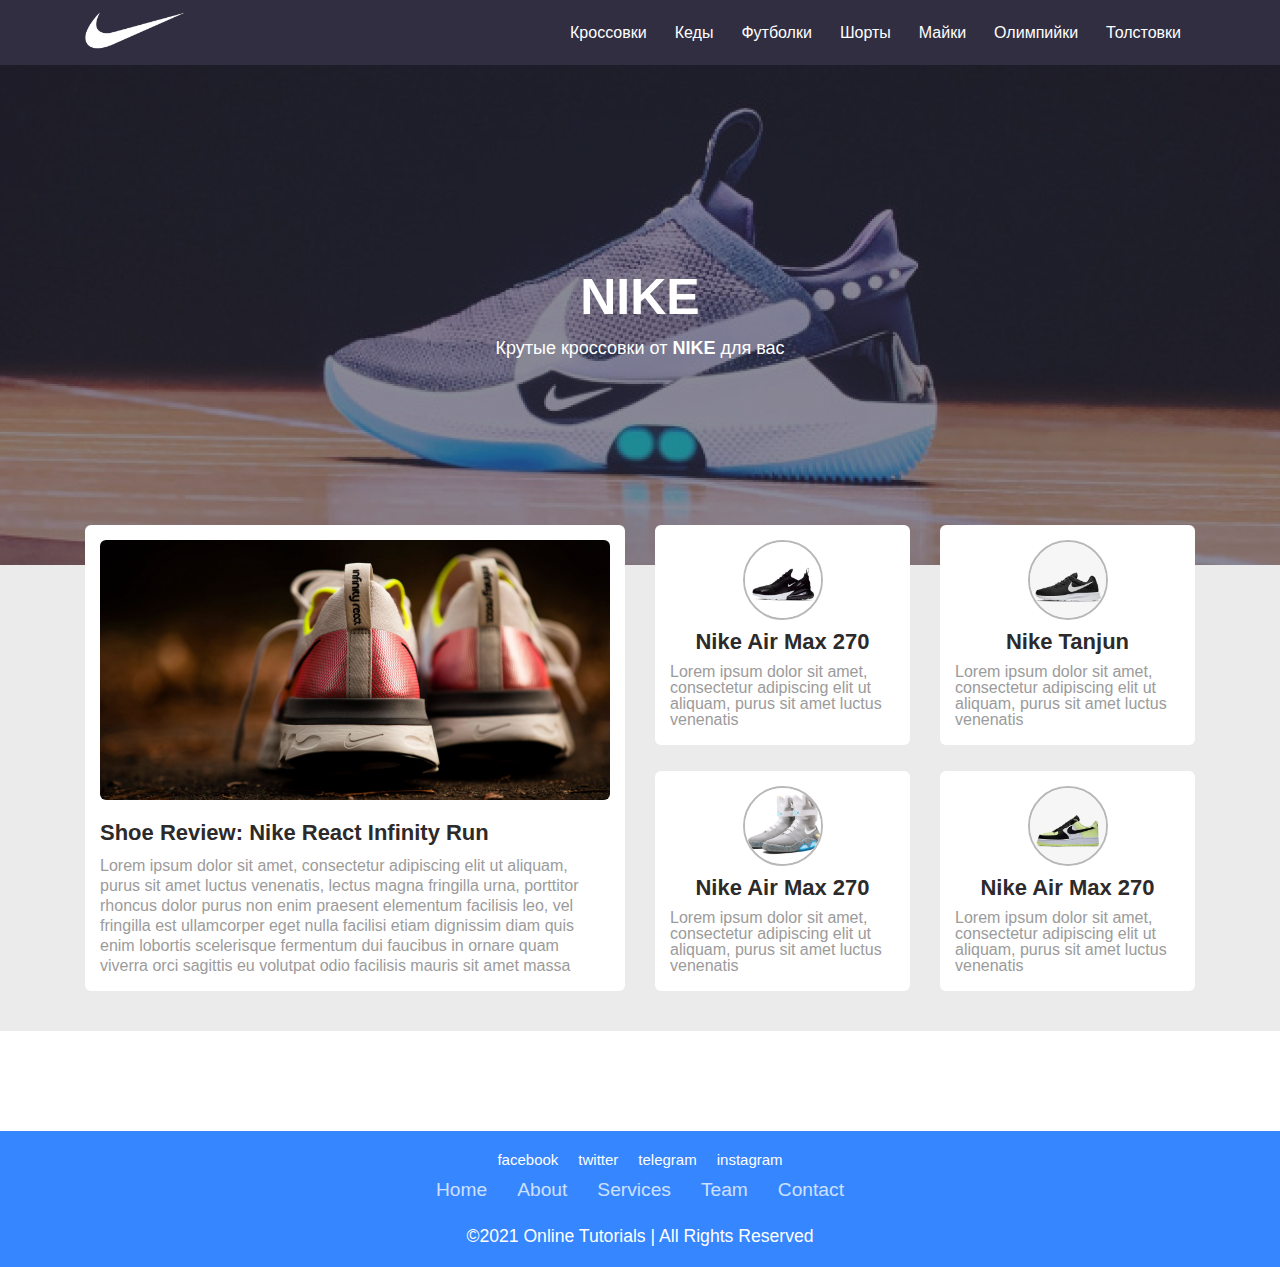
<file: lesson-nike/index.html>
<!DOCTYPE html>
<html lang="en">
<head>
  <meta charset="UTF-8">
  <meta http-equiv="X-UA-Compatible" content="IE=edge">
  <meta name="viewport" content="width=device-width, initial-scale=1.0">
  <title>Document</title>
  <link rel="stylesheet" href="css/main.css">
</head>
<body>
  
  <!-- navbar -->
  <div class="navbar">
    <div class="navbar__nav">
      <a href="#!" class="navbar__nav--logo">
        <img src="images/logo.png" alt="">
      </a>
      
      <ul class="navbar__nav--list">
        <li><a href="#!">Кроссовки</a></li>
        <li><a href="#!">Кеды</a></li>
        <li><a href="#!">Футболки</a></li>
        <li><a href="#!">Шорты</a></li>
        <li><a href="#!">Майки</a></li>
        <li><a href="#!">Олимпийки</a></li>
        <li><a href="#!">Толстовки</a></li>
      </ul>
    </div>
  </div>
  <!-- navbar end -->
  
  <!-- header -->
  <div class="header">
    <h1>nike</h1>
    <p>Крутые кроссовки от <span>nike</span> для вас</p>
  </div>
  <!-- header end -->
  
  <!-- content -->
  <div class="content">
    <div class="content__info">
      <img src="images/content.jpg" alt="">
      <h3>Shoe Review: Nike React Infinity Run</h3>
      <p>Lorem ipsum dolor sit amet, consectetur adipiscing elit ut aliquam, purus sit amet luctus venenatis, lectus magna fringilla urna, porttitor rhoncus dolor purus non enim praesent elementum facilisis leo, vel fringilla est ullamcorper eget nulla facilisi etiam dignissim diam quis enim lobortis scelerisque fermentum dui faucibus in ornare quam viverra orci sagittis eu volutpat odio facilisis mauris sit amet massa</p>
    </div>
    <div class="content__items">
      <div class="item">
        <img src="images/item1.jpg" alt="">
        <h3>Nike Air Max 270</h3>
        <p>Lorem ipsum dolor sit amet, consectetur adipiscing elit ut aliquam, purus sit amet luctus venenatis</p>
      </div>
      <div class="item">
        <img src="images/item2.jpg" alt="">
        <h3>Nike Tanjun</h3>
        <p>Lorem ipsum dolor sit amet, consectetur adipiscing elit ut aliquam, purus sit amet luctus venenatis</p>
      </div>
      <div class="item">
        <img src="images/item3.jpg" alt="">
        <h3>Nike Air Max 270</h3>
        <p>Lorem ipsum dolor sit amet, consectetur adipiscing elit ut aliquam, purus sit amet luctus venenatis</p>
      </div>
      <div class="item">
        <img src="images/item4.jpg" alt="">
        <h3>Nike Air Max 270</h3>
        <p>Lorem ipsum dolor sit amet, consectetur adipiscing elit ut aliquam, purus sit amet luctus venenatis</p>
      </div>
    </div>
  </div>
  <!-- content end -->
  
  <!-- footer -->
  <footer>
    <div class="waves">
        <div class="wave" id="wave1"></div>
    </div>
    <ul class="social">
        <li><a href="#">facebook</a></li>
        <li><a href="#">twitter</a></li>
        <li><a href="#">telegram</a></li>
        <li><a href="#">instagram</a></li>
    </ul>
    <ul class="menu">
        <li><a href="#">Home</a></li>
        <li><a href="#">About</a></li>
        <li><a href="#">Services</a></li>
        <li><a href="#">Team</a></li>
        <li><a href="#">Contact</a></li>
    </ul>
    <p>©2021 Online Tutorials | All Rights Reserved</p>
</footer>
  <!-- footer end -->
  
</body>
</html>
</file>
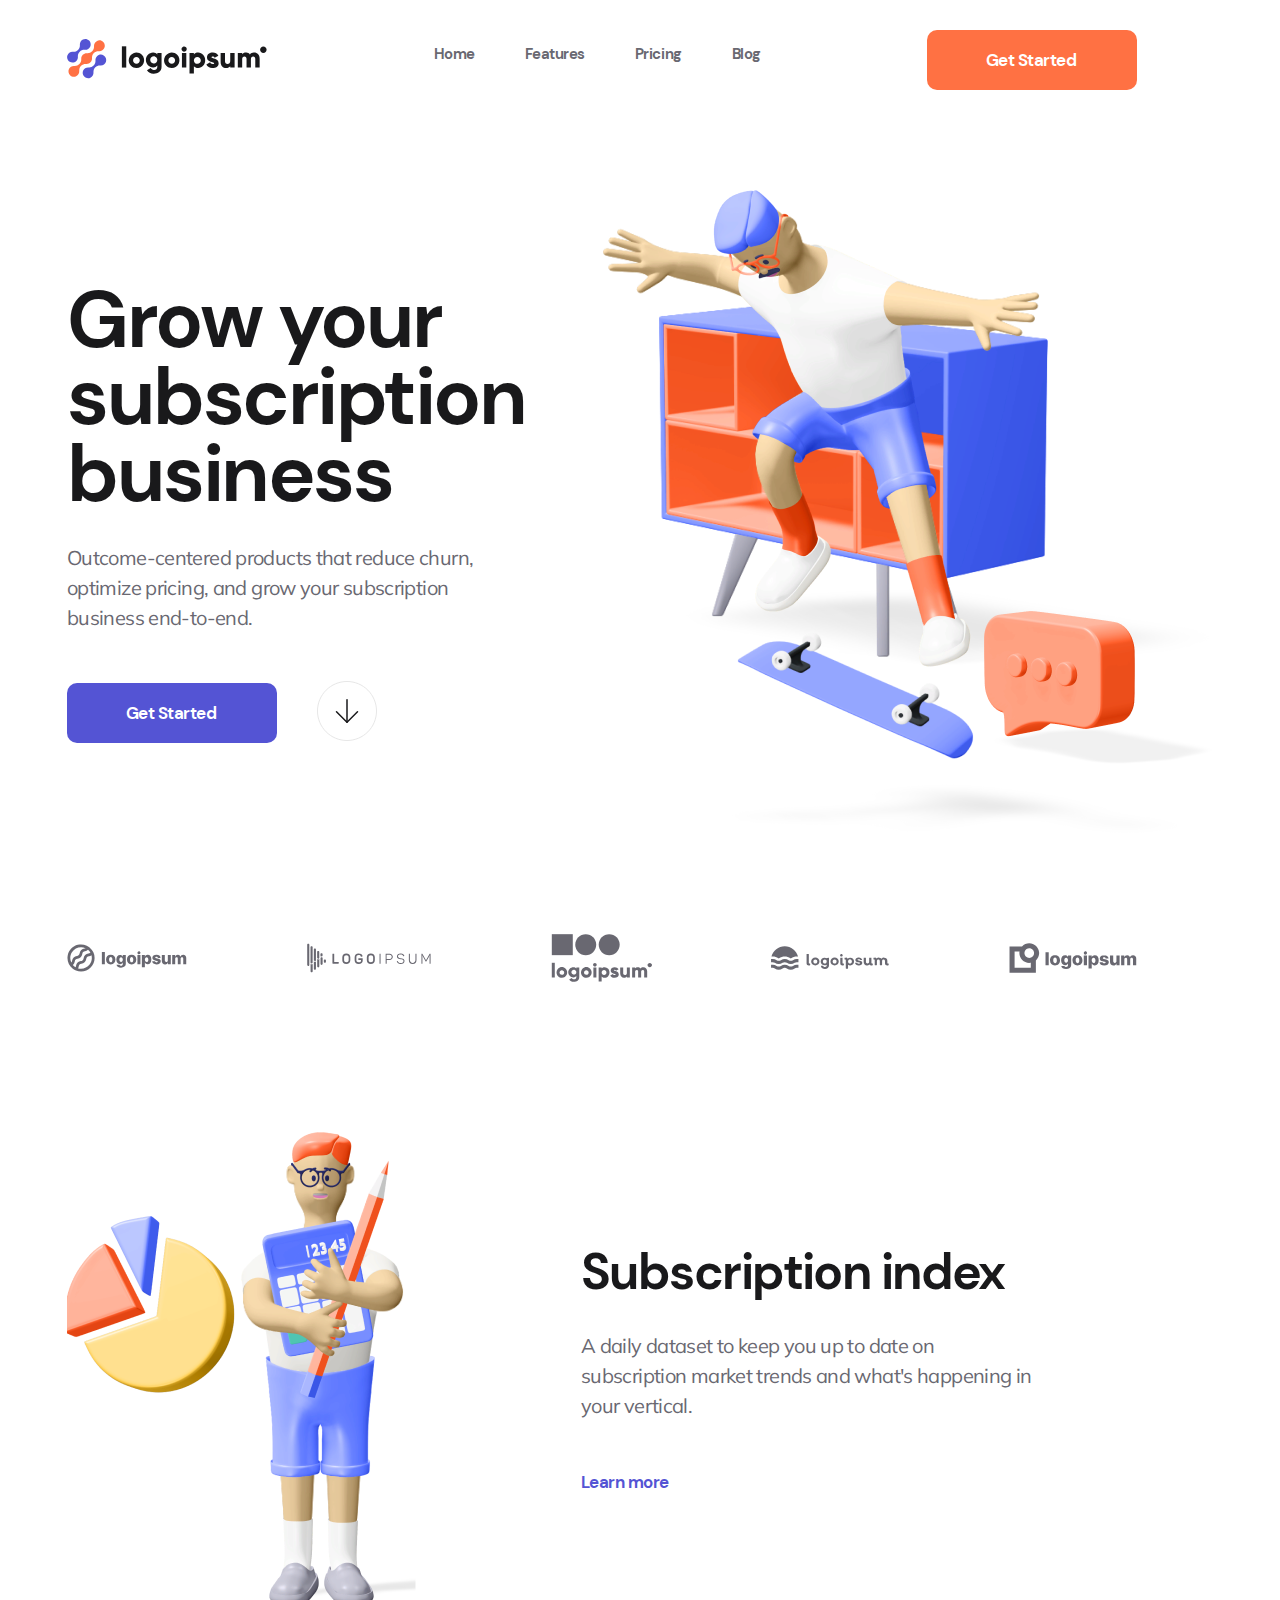
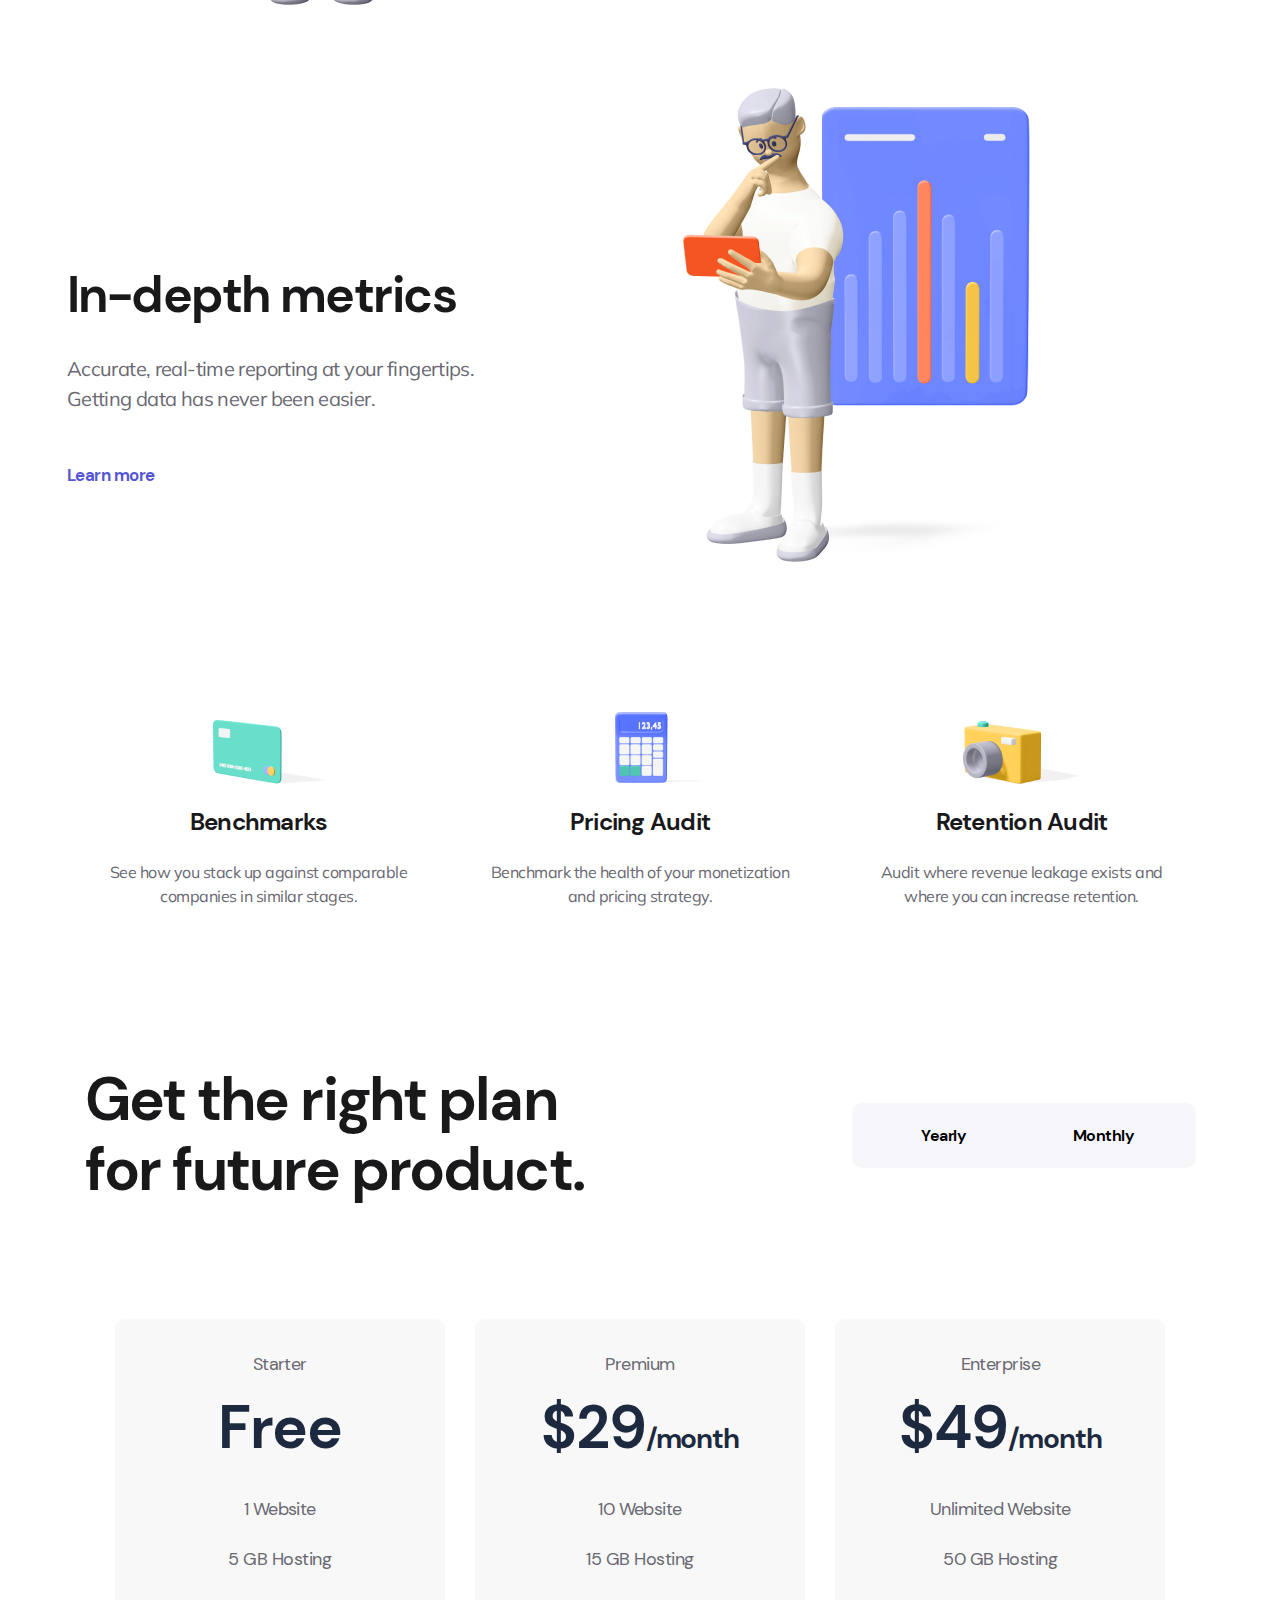
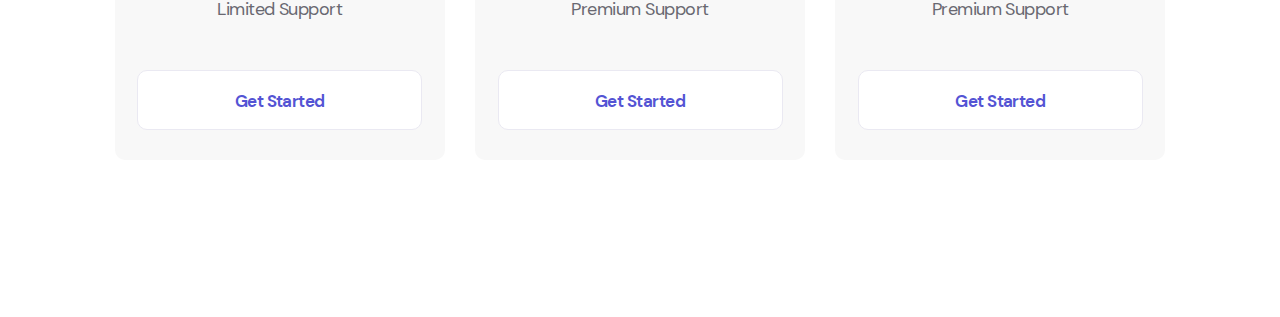
<file: Logoisum/index.html>
<!DOCTYPE html>
<html lang="en">
<head>
    <meta charset="UTF-8">
    <meta http-equiv="X-UA-Compatible" content="IE=edge">
    <meta name="viewport" content="width=device-width, initial-scale=1.0">
    <title>Document</title>
    <link rel="stylesheet" href="css/main.css">
</head>
<body>
    <!-- navbar -->
    <div class="navbar">
        <div class="navbar_0">
            <div class="navdar__nav">
                <a href="index.html">
                    <svg width="200" height="41" viewBox="0 0 200 41" fill="none" xmlns="http://www.w3.org/2000/svg">
                        <path d="M30.0279 18.1927C28.8996 19.3279 28.3357 20.9069 28.4897 22.5001L28.4632 22.4736C28.6215 24.3484 27.9452 26.1977 26.6148 27.5281C25.2844 28.8585 23.4351 29.5348 21.5603 29.3765L21.5868 29.403C19.3168 29.1917 17.158 30.4265 16.1893 32.4902C15.2205 34.554 15.6498 37.0036 17.2626 38.6149C18.8754 40.2262 21.3254 40.6533 23.3883 39.6827C25.4511 38.7121 26.6839 36.5522 26.4706 34.2824L26.4985 34.3089C26.3403 32.4341 27.0165 30.5848 28.347 29.2544C29.6774 27.924 31.5266 27.2477 33.4015 27.4059L33.3735 27.3795C35.8683 27.6038 38.1897 26.0827 38.9799 23.7057C39.7701 21.3287 38.8215 18.7205 36.689 17.4065C34.5564 16.0925 31.8001 16.4181 30.0323 18.1927H30.0279Z" fill="#5454D4"/>
                        <path d="M19.1794 25.9353L19.1515 25.9088C20.7456 26.0695 22.3277 25.5057 23.4611 24.3732C24.5945 23.2407 25.1594 21.659 25 20.0647L25.0279 20.0912C24.8697 18.2164 25.5459 16.3671 26.8764 15.0367C28.2068 13.7063 30.056 13.03 31.9309 13.1883L31.9029 13.1618C34.1731 13.375 36.3332 12.1416 37.3034 10.0781C38.2736 8.01466 37.8456 5.56436 36.2333 3.95204C34.6209 2.33971 32.1706 1.91168 30.1072 2.8819C28.0437 3.85212 26.8103 6.01219 27.0235 8.28237L26.997 8.25443C27.1558 10.1294 26.4797 11.979 25.1492 13.3095C23.8186 14.6401 21.9691 15.3162 20.0941 15.1574L20.1206 15.1853C18.5264 15.0247 16.9443 15.5884 15.8109 16.721C14.6775 17.8535 14.1126 19.4351 14.272 21.0294L14.2456 21.003C14.4033 22.8777 13.7269 24.7266 12.3966 26.0569C11.0663 27.3872 9.21733 28.0636 7.34263 27.9059L7.3691 27.9324C5.09892 27.7192 2.93885 28.9526 1.96863 31.016C0.998411 33.0795 1.42644 35.5298 3.03877 37.1421C4.6511 38.7544 7.10139 39.1825 9.16485 38.2123C11.2283 37.242 12.4617 35.082 12.2485 32.8118L12.2765 32.8383C12.1182 30.9634 12.7945 29.1142 14.1249 27.7837C15.4553 26.4533 17.3046 25.7771 19.1794 25.9353Z" fill="#FF7143"/>
                        <path d="M9.32353 22.9839C10.452 21.8488 11.0155 20.2696 10.8603 18.6765L10.8882 18.703C10.7298 16.8276 11.4065 14.9778 12.7376 13.6473C14.0687 12.3167 15.9188 11.6409 17.7941 11.8001L17.7662 11.7736C20.0356 11.9862 22.1946 10.7529 23.1642 8.6901C24.1339 6.62729 23.7058 4.17796 22.0941 2.56623C20.4824 0.954501 18.0331 0.526496 15.9703 1.49612C13.9074 2.46575 12.6742 4.62478 12.8868 6.89417L12.8603 6.8677C13.0186 8.74254 12.3423 10.5918 11.0119 11.9222C9.68144 13.2526 7.83218 13.9289 5.95735 13.7706L5.98382 13.7971C3.48912 13.5734 1.16818 15.095 0.378454 17.4719C-0.411274 19.8489 0.537647 22.4569 2.67022 23.7705C4.8028 25.0842 7.55886 24.7585 9.32647 22.9839H9.32353Z" fill="#5454D4"/>
                        <path d="M54.8779 8.31628H59.2456V29.5707H54.8779V8.31628Z" fill="#19191B"/>
                        <path fill-rule="evenodd" clip-rule="evenodd" d="M66.461 15.1419C63.5786 16.3459 61.7066 19.169 61.7191 22.2927C61.704 24.3409 62.5131 26.3092 63.9643 27.7547C65.4156 29.2001 67.3871 30.0013 69.4353 29.978C72.559 29.978 75.3745 28.0946 76.567 25.2075C77.7595 22.3204 77.0937 18.9991 74.8804 16.7947C72.6672 14.5904 69.3433 13.9378 66.461 15.1419ZM69.3733 19.0359C71.2111 19.002 72.733 20.4553 72.7838 22.2927C72.8334 23.2036 72.4998 24.0937 71.8638 24.7476C71.2277 25.4016 70.3472 25.7597 69.4353 25.7353C67.5972 25.7354 66.1023 24.2544 66.0852 22.4164C66.0682 20.5783 67.5355 19.0698 69.3733 19.0359Z" fill="#19191B"/>
                        <path fill-rule="evenodd" clip-rule="evenodd" d="M94.5588 28.8368V15.0133L90.3074 15.0104V16.4956C89.2702 15.2266 87.6929 14.5244 86.0559 14.603C82.0626 14.7289 78.8906 18.0026 78.8906 21.9979C78.8906 25.9932 82.0626 29.2668 86.0559 29.3927C87.6929 29.4713 89.2702 28.7691 90.3074 27.5001V28.8309C90.3804 29.709 90.0506 30.5728 89.4107 31.1786C88.7709 31.7844 87.8904 32.0666 87.0176 31.9456C85.6371 32.0866 84.3141 31.3556 83.6985 30.1118L79.9721 32.2662C81.43 34.6416 84.0927 36.0037 86.8721 35.7956C90.7441 35.7956 94.5588 33.728 94.5588 28.8368ZM88.2334 18.6356C89.5473 19.2281 90.3689 20.56 90.3088 22.0001C90.336 22.9299 89.9688 23.8279 89.2978 24.4722C88.6269 25.1166 87.7147 25.4472 86.7868 25.3824C85.3455 25.3842 84.0479 24.5094 83.509 23.1726C82.9702 21.8358 83.2982 20.3057 84.3378 19.3074C85.3774 18.309 86.9195 18.0431 88.2334 18.6356Z" fill="#19191B"/>
                        <path fill-rule="evenodd" clip-rule="evenodd" d="M101.774 15.1419C98.8919 16.3459 97.0198 19.169 97.0323 22.2927C97.0172 24.3409 97.8263 26.3092 99.2776 27.7547C100.729 29.2001 102.7 30.0013 104.749 29.978C107.872 29.978 110.688 28.0946 111.88 25.2075C113.073 22.3204 112.407 18.9991 110.194 16.7947C107.98 14.5904 104.657 13.9378 101.774 15.1419ZM104.686 19.0359C106.524 19.002 108.046 20.4553 108.097 22.2927C108.147 23.2036 107.813 24.0937 107.177 24.7476C106.541 25.4016 105.66 25.7597 104.749 25.7353C102.91 25.7354 101.415 24.2544 101.398 22.4164C101.381 20.5783 102.849 19.0698 104.686 19.0359Z" fill="#19191B"/>
                        <path fill-rule="evenodd" clip-rule="evenodd" d="M116.119 8.69077C115.14 9.09639 114.501 10.0519 114.501 11.1119C114.516 12.5532 115.681 13.7181 117.122 13.7325C118.182 13.7325 119.138 13.094 119.543 12.1147C119.949 11.1355 119.725 10.0083 118.975 9.25884C118.226 8.50936 117.098 8.28515 116.119 8.69077ZM119.312 15.0133H114.943L114.937 29.5722H119.312V15.0133Z" fill="#19191B"/>
                        <path fill-rule="evenodd" clip-rule="evenodd" d="M136.289 27.5823C137.595 26.1398 138.273 24.236 138.171 22.2927C138.273 20.349 137.597 18.4446 136.29 17.0016C134.984 15.5587 133.156 14.6964 131.212 14.6059C129.573 14.5165 127.981 15.1682 126.875 16.3809V15.0133H122.507V35.3941H126.875V28.2015C127.98 29.4151 129.573 30.0674 131.212 29.978C133.156 29.8871 134.983 29.0249 136.289 27.5823ZM130.281 18.9152C132.183 18.8834 133.755 20.391 133.803 22.2927C133.869 23.2377 133.528 24.166 132.867 24.8442C132.206 25.5225 131.286 25.8863 130.34 25.8441C128.437 25.8443 126.891 24.3108 126.875 22.4086C126.859 20.5064 128.379 18.947 130.281 18.9152Z" fill="#19191B"/>
                        <path d="M151.649 25.203C151.649 28.5516 148.738 29.978 145.594 29.978C142.995 30.2135 140.515 28.8408 139.334 26.5133L143.118 24.3589C143.433 25.4425 144.463 26.1583 145.588 26.0766C146.635 26.0766 147.16 25.756 147.16 25.1751C147.16 23.5722 139.997 24.4177 139.997 19.381C139.997 16.206 142.676 14.606 145.704 14.606C148.023 14.5326 150.197 15.7259 151.381 17.7207L147.654 19.7295C147.32 18.9499 146.553 18.4456 145.704 18.4486C144.947 18.4486 144.481 18.7427 144.481 19.2633C144.487 20.9236 151.649 19.8163 151.649 25.203Z" fill="#19191B"/>
                        <path d="M167.603 15.0133V29.5721H163.235V28.203C162.213 29.4285 160.665 30.0892 159.074 29.9795C156.132 29.9795 153.632 27.8839 153.632 23.9501V15.0133H158V23.3104C157.926 24.0122 158.165 24.711 158.653 25.2209C159.14 25.7308 159.828 26.0002 160.532 25.9574C162.134 25.9574 163.24 25.0265 163.24 22.9589V15.0177L167.603 15.0133Z" fill="#19191B"/>
                        <path d="M192.647 20.6324V29.5706H188.279V21.0104C188.279 19.5545 187.581 18.6236 186.184 18.6236C184.728 18.6236 183.912 19.6427 183.912 21.3604V29.5706H179.546V21.0104C179.546 19.5545 178.847 18.6236 177.449 18.6236C175.993 18.6236 175.178 19.6427 175.178 21.3604V29.5706H170.81V15.0118H175.178V16.3501C176.098 15.1437 177.567 14.4864 179.079 14.6045C180.6 14.5301 182.047 15.2593 182.893 16.5251C183.876 15.2018 185.471 14.4765 187.115 14.6045C190.457 14.6059 192.647 16.9927 192.647 20.6324Z" fill="#19191B"/>
                        <path d="M196.341 14.9236C198.131 14.9236 199.582 13.4725 199.582 11.6825C199.582 9.89241 198.131 8.44128 196.341 8.44128C194.551 8.44128 193.1 9.89241 193.1 11.6825C193.1 13.4725 194.551 14.9236 196.341 14.9236Z" fill="#19191B"/>
                    </svg>
                </a>
                <ul class="navbar__list">
                    <li><a href="#!">Home</a></li>
                    <li><a href="#!">Features</a></li>
                    <li><a href="#!">Pricing</a></li>
                    <li><a href="#!">Blog</a></li>
                </ul>
                <a href="#!" class="navbar__start">Get Started</a>
            </div>
        </div>
    </div>
    <!-- navbar end-->

    <!-- header -->
    <div class="header">
        <div class="header__info">
            <h1>Grow your
                subscription
                business</h1>
            <p>Outcome-centered products that reduce churn, optimize pricing, and grow your subscription business end-to-end.</p>
                <div class="header__info-start">
                    <a href="#!" class="header__info-button">Get Started</a>
                    <a href="#!">
                        <svg width="60" height="60" viewBox="0 0 60 60" fill="none" xmlns="http://www.w3.org/2000/svg">
                            <path d="M59.5 30C59.5 46.2924 46.2924 59.5 30 59.5C13.7076 59.5 0.5 46.2924 0.5 30C0.5 13.7076 13.7076 0.5 30 0.5C46.2924 0.5 59.5 13.7076 59.5 30Z" fill="white" stroke="#E7E7E7"/>
                            <path d="M30 18.75V41.25" stroke="#19191B" stroke-width="1.5" stroke-linecap="round" stroke-linejoin="round"/>
                            <path d="M19.5 30.75L30 41.25L40.5 30.75" stroke="#19191B" stroke-width="1.5" stroke-linecap="round" stroke-linejoin="round"/>
                        </svg>
                    </a>
                </div>
        </div>
        <img src="image/raster/Hero 3D.png" alt="">
    </div>
    <!-- header end -->

    <!-- logo -->
    <div class="logo__box">
        <div class="logo">
            <svg width="120" height="28" viewBox="0 0 120 28" fill="none" xmlns="http://www.w3.org/2000/svg">
                <path fill-rule="evenodd" clip-rule="evenodd" d="M71.3496 7.38154C70.783 7.6326 70.4239 8.20058 70.44 8.82004V8.84004C70.4362 9.24695 70.6025 9.63697 70.8986 9.91604C71.1948 10.1951 71.594 10.3379 72 10.31C72.6195 10.2977 73.1704 9.91285 73.3952 9.3354C73.62 8.75795 73.4743 8.10193 73.0262 7.67393C72.5781 7.24593 71.9161 7.13048 71.3496 7.38154ZM37.87 8.07004H34.87V20.2H37.87V8.07004ZM43.74 10.83C40.9 10.83 39.06 12.62 39.06 15.62C39.06 18.67 40.86 20.42 43.74 20.42C46.62 20.42 48.42 18.62 48.42 15.62C48.42 12.62 46.58 10.83 43.74 10.83ZM45.41 15.62C45.41 13.97 44.76 13 43.74 13C42.72 13 42.08 14 42.08 15.62C42.08 17.24 42.71 18.22 43.74 18.22C44.77 18.22 45.41 17.3 45.41 15.63V15.62ZM52.43 20.79H49.55V20.8C49.72 22.46 51.37 23.65 54.02 23.65C56.87 23.65 58.8 22.29 58.8 20.1V11H55.8V12.67C55.3375 11.5648 54.2371 10.8631 53.04 10.91C50.74 10.91 49.36 12.72 49.36 15.59C49.36 18.46 50.81 20.13 53 20.13C54.1597 20.193 55.2409 19.5435 55.73 18.49H55.79V20.17C55.79 21.07 55.19 21.69 54.05 21.69C53.3703 21.7814 52.7114 21.4154 52.43 20.79ZM55.8 15.61C55.8 14.15 55.13 13.23 54.07 13.23C53.01 13.23 52.36 14.14 52.36 15.61C52.36 17.08 53 17.91 54.07 17.91C55.14 17.91 55.8 17.1 55.8 15.62V15.61ZM64.61 10.82C61.77 10.82 59.93 12.61 59.93 15.61V15.62C59.93 18.67 61.72 20.41 64.61 20.41C67.5 20.41 69.3 18.61 69.3 15.61C69.3 12.61 67.45 10.82 64.61 10.82ZM66.28 15.61C66.28 13.96 65.63 12.99 64.61 12.99C63.59 12.99 63 14 63 15.63C63 17.26 63.63 18.23 64.65 18.23C65.67 18.23 66.28 17.3 66.28 15.63V15.61ZM70.44 11.02H73.44V20.2H70.44V11.02ZM80.72 20.32C83 20.32 84.33 18.61 84.33 15.61L84.37 15.63C84.37 12.63 83 10.91 80.7 10.87C79.4931 10.8162 78.3818 11.5238 77.92 12.64H77.86V11H74.86V23.14H77.86V18.62H77.92C78.4042 19.718 79.5224 20.3969 80.72 20.32ZM81.33 15.61C81.33 14.15 80.66 13.22 79.61 13.22C78.56 13.22 77.89 14.16 77.88 15.61C77.87 17.06 78.56 17.99 79.61 17.99C80.66 17.99 81.33 17.08 81.33 15.63V15.61ZM93.55 13.88C93.48 11.99 91.97 10.81 89.48 10.81V10.83C87 10.83 85.39 12 85.37 13.8C85.37 15.2 86.31 16.15 88.1 16.52L89.83 16.89C90.55 17.04 90.83 17.14 90.83 17.62C90.83 18.1 90.43 18.39 89.55 18.39C88.67 18.39 88.13 17.99 88.04 17.31H85.15C85.28 19.18 86.95 20.4 89.5 20.4C92.05 20.4 93.78 19.18 93.78 17.28C93.78 15.89 93 15.15 91.17 14.76L89.25 14.37C88.58 14.23 88.25 14.08 88.25 13.61C88.25 13.14 88.62 12.82 89.45 12.82C90.28 12.82 90.82 13.23 90.82 13.88H93.55ZM103.79 20.18H100.9V18.47H100.84C100.513 19.6529 99.4054 20.448 98.18 20.38C97.2578 20.4325 96.3581 20.0826 95.7136 19.4208C95.0692 18.7591 94.7432 17.8505 94.82 16.93V11H97.82V16.24C97.82 17.33 98.38 17.91 99.31 17.91C99.7512 17.9109 100.171 17.7213 100.462 17.3899C100.754 17.0585 100.888 16.6174 100.83 16.18V11H103.83L103.79 20.18ZM108.14 11H105.24L105.19 20.2H108.19V14.79C108.144 14.4096 108.264 14.0278 108.518 13.741C108.772 13.4543 109.137 13.2902 109.52 13.29C110.34 13.29 110.79 13.79 110.79 14.71V20.2H113.64V14.77C113.591 14.3942 113.707 14.0155 113.958 13.7317C114.209 13.4479 114.571 13.2868 114.95 13.29C115.79 13.29 116.24 13.75 116.24 14.75V20.2H119.24V13.95C119.3 13.1267 119.007 12.3165 118.435 11.7215C117.863 11.1264 117.065 10.8023 116.24 10.83C114.954 10.7748 113.793 11.5978 113.42 12.83H113.36C113.161 11.6009 112.051 10.7306 110.81 10.83C109.6 10.8077 108.527 11.6049 108.2 12.77H108.14V11Z" fill="#696871"/>
                <path fill-rule="evenodd" clip-rule="evenodd" d="M24.48 5.40002C25.2975 6.37195 25.9711 7.45638 26.48 8.62002C27.2212 10.3166 27.6026 12.1485 27.6 14C27.5945 21.4734 21.5433 27.5335 14.07 27.55C12.3311 27.5491 10.609 27.2094 8.99997 26.55C7.85232 26.094 6.77497 25.4779 5.79997 24.72C1.65295 21.5596 -0.309009 16.2974 0.756684 11.1935C1.82238 6.08949 5.72606 2.05206 10.7912 0.8151C15.8564 -0.421862 21.1817 1.36178 24.48 5.40002ZM18.58 4.19002C17.1642 3.53116 15.6215 3.18985 14.06 3.19002L14.07 3.17002C10.367 3.16726 6.92079 5.0618 4.93894 8.18977C2.95708 11.3177 2.71592 15.243 4.29997 18.59C4.75166 18.1155 5.03001 17.5024 5.08997 16.85C5.45368 14.3374 7.42738 12.3637 9.93997 12C11.3576 11.8715 12.4897 10.7644 12.65 9.35002C13.0137 6.83743 14.9874 4.86373 17.5 4.50002C17.8718 4.44337 18.2347 4.33919 18.58 4.19002ZM5.78997 21C5.82997 20.9634 5.86997 20.9278 5.90998 20.8922L5.91004 20.8922C5.99002 20.8211 6.06999 20.75 6.14997 20.67C7.03962 19.8075 7.61068 18.6689 7.76997 17.44C7.83455 16.7493 8.14297 16.1041 8.63997 15.62C9.11821 15.1222 9.76194 14.8163 10.45 14.76C12.9626 14.3963 14.9363 12.4226 15.3 9.91002C15.3432 9.18753 15.6533 8.50686 16.17 8.00002C16.66 7.51187 17.3099 7.21712 18 7.17002C19.1239 7.01538 20.1721 6.51573 21 5.74002C21.9426 6.52209 22.7413 7.46292 23.36 8.52002C23.322 8.57137 23.2784 8.61833 23.23 8.66002C22.7526 9.16222 22.1097 9.47478 21.42 9.54002C18.9042 9.89746 16.9274 11.8743 16.57 14.39C16.4247 15.8094 15.2998 16.93 13.88 17.07C11.3604 17.4309 9.37638 19.4027 8.99997 21.92C8.94615 22.4088 8.77831 22.878 8.50997 23.29C7.48397 22.6809 6.56505 21.9072 5.78997 21ZM11.06 24.44C12.0354 24.7197 13.0452 24.8611 14.06 24.86V24.81C17.409 24.797 20.5633 23.2338 22.6021 20.5768C24.6409 17.9197 25.3343 14.4683 24.48 11.23C23.7208 11.7668 22.842 12.1101 21.92 12.23C20.504 12.3745 19.3844 13.494 19.24 14.91C18.8751 17.4257 16.8964 19.4004 14.38 19.76C12.964 19.9045 11.8444 21.024 11.7 22.44C11.6105 23.1402 11.3936 23.818 11.06 24.44Z" fill="#696871"/>
            </svg>
            <svg width="124" height="30" viewBox="0 0 124 30" fill="none" xmlns="http://www.w3.org/2000/svg">
                <path d="M26.73 10.71C27.09 10.71 27.21 10.84 27.21 11.19V19.11H31.28C31.63 19.11 31.76 19.24 31.76 19.59V20.29C31.76 20.64 31.63 20.77 31.28 20.77H25.92C25.57 20.77 25.43 20.64 25.43 20.29V11.19C25.43 10.84 25.57 10.71 25.92 10.71H26.73Z" fill="#696871"/>
                <path fill-rule="evenodd" clip-rule="evenodd" d="M39.31 10.5C36.77 10.5 35.31 11.89 35.31 14.2V17.28C35.31 19.59 36.78 20.98 39.31 20.98C41.84 20.98 43.31 19.59 43.31 17.28V14.2C43.31 11.89 41.85 10.5 39.31 10.5ZM39.36 12.2C40.82 12.2 41.63 12.9 41.63 14.2V17.3C41.63 18.58 40.82 19.3 39.36 19.3C37.9 19.3 37.1 18.61 37.1 17.3V14.2C37.1 12.91 37.9 12.2 39.36 12.2Z" fill="#696871"/>
                <path d="M55.22 15.26C55.61 15.26 55.7 15.39 55.7 15.74V17.64C55.7215 18.5465 55.3318 19.414 54.64 20C53.7917 20.6755 52.7221 21.0107 51.64 20.94C49.05 20.94 47.64 19.55 47.64 17.24V14.14C47.64 11.86 49.1 10.46 51.64 10.46C53.64 10.46 54.94 11.25 55.49 12.83C55.5524 12.9504 55.5544 13.0931 55.4953 13.2152C55.4363 13.3372 55.3231 13.4242 55.19 13.45L54.41 13.72C54.07 13.84 53.93 13.77 53.81 13.42C53.4692 12.5413 52.5756 12.0059 51.64 12.12C50.17 12.12 49.37 12.83 49.37 14.12V17.3C49.37 18.61 50.18 19.3 51.64 19.3C53.1 19.3 54 18.63 54 17.65V16.91H51.83C51.47 16.91 51.34 16.77 51.34 16.42V15.74C51.34 15.39 51.47 15.26 51.83 15.26H55.22Z" fill="#696871"/>
                <path fill-rule="evenodd" clip-rule="evenodd" d="M63.83 10.5C61.29 10.5 59.83 11.89 59.83 14.2V17.28C59.83 19.59 61.3 20.98 63.83 20.98C66.36 20.98 67.83 19.59 67.83 17.28V14.2C67.83 11.89 66.37 10.5 63.83 10.5ZM63.88 12.2C65.33 12.2 66.14 12.9 66.14 14.2V17.3C66.14 18.58 65.34 19.3 63.88 19.3C62.42 19.3 61.61 18.61 61.61 17.3V14.2C61.61 12.91 62.43 12.2 63.88 12.2Z" fill="#696871"/>
                <path d="M72.54 11C72.54 10.78 72.61 10.71 72.83 10.71H73.29C73.51 10.71 73.56 10.78 73.56 11V20.48C73.56 20.7 73.56 20.77 73.29 20.77H72.83C72.61 20.77 72.54 20.7 72.54 20.48V11Z" fill="#696871"/>
                <path fill-rule="evenodd" clip-rule="evenodd" d="M85.81 13.85C85.81 12.1158 84.4042 10.71 82.67 10.71H78.94C78.73 10.71 78.65 10.78 78.65 11V20.48C78.65 20.7 78.73 20.77 78.94 20.77H79.41C79.62 20.77 79.67 20.7 79.67 20.48V16.99H82.67C84.4042 16.99 85.81 15.5842 85.81 13.85ZM84.468 14.91C84.0785 15.5845 83.3589 16 82.58 16H79.58V11.64H82.58C83.3589 11.64 84.0785 12.0555 84.468 12.73C84.8574 13.4045 84.8574 14.2355 84.468 14.91Z" fill="#696871"/>
                <path d="M93.62 10.51C95.2055 10.335 96.7178 11.2213 97.34 12.69C97.42 12.85 97.34 12.98 97.18 13.06L96.74 13.26C96.56 13.33 96.49 13.32 96.38 13.13C95.9152 12.0408 94.799 11.3775 93.62 11.49C91.93 11.49 91.01 12.16 91.01 13.36C90.9898 14.1183 91.5317 14.7755 92.28 14.9C92.8179 15.0754 93.3755 15.1829 93.94 15.22C94.6234 15.2565 95.2975 15.3946 95.94 15.63C96.9554 15.9513 97.6064 16.9404 97.5 18C97.5 19.87 96.14 21 93.64 21C91.9504 21.1933 90.3549 20.1811 89.81 18.57C89.7743 18.4978 89.7727 18.4135 89.8056 18.34C89.8384 18.2665 89.9024 18.2115 89.98 18.19L90.42 18.03C90.4901 18.0014 90.569 18.0035 90.6374 18.0358C90.7059 18.0681 90.7576 18.1277 90.78 18.2C91.2391 19.3593 92.3963 20.0876 93.64 20C95.53 20 96.46 19.34 96.46 18C96.4964 17.2726 96.0016 16.6255 95.29 16.47C94.7726 16.3157 94.2391 16.2217 93.7 16.19L92.62 16.05C92.282 15.9783 91.9482 15.8881 91.62 15.78C91.2959 15.6821 90.9937 15.5225 90.73 15.31C90.193 14.8237 89.8999 14.1239 89.93 13.4C90 11.65 91.31 10.51 93.62 10.51Z" fill="#696871"/>
                <path d="M102.89 17.35C102.978 18.818 104.194 19.9634 105.665 19.9634C107.136 19.9634 108.352 18.818 108.44 17.35V11C108.44 10.78 108.51 10.71 108.73 10.71H109.19C109.41 10.71 109.48 10.78 109.48 11V17.34C109.48 19.61 108.14 20.98 105.67 20.98C103.2 20.98 101.86 19.61 101.86 17.34V11C101.86 10.78 101.93 10.71 102.14 10.71H102.61C102.82 10.71 102.89 10.78 102.89 11V17.35Z" fill="#696871"/>
                <path d="M123.28 10.71C123.5 10.71 123.57 10.78 123.57 11V20.48C123.57 20.7 123.5 20.77 123.28 20.77H122.86C122.65 20.77 122.58 20.7 122.58 20.48V14.71C122.58 13.8704 122.637 13.0318 122.75 12.2H122.69C122.378 12.9607 122.013 13.6991 121.6 14.41L119.45 18.2C119.396 18.3346 119.265 18.4221 119.12 18.42H118.84C118.693 18.4207 118.56 18.3343 118.5 18.2L116.32 14.37C115.933 13.6692 115.599 12.9405 115.32 12.19H115.26C115.362 13.0295 115.416 13.8743 115.42 14.72V20.48C115.42 20.7 115.35 20.77 115.13 20.77H114.74C114.52 20.77 114.45 20.7 114.45 20.48V11C114.45 10.78 114.52 10.71 114.74 10.71H115.1C115.269 10.6943 115.429 10.7864 115.5 10.94L119 17.16L122.48 11C122.59 10.79 122.65 10.76 122.87 10.76L123.28 10.71Z" fill="#696871"/>
                <path fill-rule="evenodd" clip-rule="evenodd" d="M2.31002 1.69001V22C2.31002 22.2493 2.21099 22.4884 2.0347 22.6647C1.85842 22.841 1.61933 22.94 1.37002 22.94H1.15002C0.630874 22.94 0.210022 22.5192 0.210022 22V1.69001C0.215504 1.17477 0.634755 0.759981 1.15002 0.76001H1.37002C1.88529 0.759981 2.30454 1.17477 2.31002 1.69001ZM13.8404 14.5646C14.0389 14.3756 14.3063 14.2763 14.58 14.29L14.53 14.31C14.821 14.2803 15.1104 14.3795 15.322 14.5815C15.5336 14.7835 15.6462 15.0679 15.63 15.36V20.86C15.63 21.4399 15.1599 21.91 14.58 21.91C14.0001 21.91 13.53 21.4399 13.53 20.86V15.29C13.5297 15.0159 13.6419 14.7537 13.8404 14.5646ZM16.84 17.46C16.84 16.9077 17.2877 16.46 17.84 16.46C18.1294 16.4334 18.416 16.534 18.6253 16.7356C18.8345 16.9372 18.9458 17.2199 18.93 17.51V18.72C18.93 19.2971 18.4622 19.765 17.885 19.765C17.3079 19.765 16.84 19.2971 16.84 18.72V17.46ZM8.94002 25.78V18.55C8.62731 18.7877 8.24266 18.9112 7.85002 18.9C7.48985 18.8911 7.14098 18.7725 6.85002 18.56V25.78C6.85002 26.3571 7.31788 26.825 7.89502 26.825C8.47216 26.825 8.94002 26.3571 8.94002 25.78ZM4.58002 21.29C4.22019 21.2792 3.87186 21.1608 3.58002 20.95V28.2C3.58002 28.7799 4.05012 29.25 4.63002 29.25C5.20992 29.25 5.68002 28.7799 5.68002 28.2V21C5.35347 21.2111 4.96819 21.3127 4.58002 21.29ZM11.26 16.43C10.8834 16.4274 10.5167 16.3087 10.21 16.09V23.36C10.21 23.9399 10.6801 24.41 11.26 24.41C11.8399 24.41 12.31 23.9399 12.31 23.36V16.1C11.9928 16.3363 11.6055 16.4595 11.21 16.45L11.26 16.43ZM4.69002 20.52H4.47002C3.95087 20.52 3.53002 20.0992 3.53002 19.58V4.11001C3.5355 3.59477 3.95475 3.17998 4.47002 3.18001H4.69002C5.20529 3.17998 5.62454 3.59477 5.63002 4.11001V19.6C5.63002 20.1192 5.20917 20.54 4.69002 20.54V20.52ZM7.77002 18.14H8.00002C8.51365 18.14 8.93002 17.7236 8.93002 17.21V6.51001C8.93005 5.99474 8.51526 5.57549 8.00002 5.57001H7.77002C7.52163 5.57 7.28355 5.66935 7.10885 5.84593C6.93415 6.0225 6.83735 6.26163 6.84002 6.51001V17.21C6.84002 17.7236 7.2564 18.14 7.77002 18.14ZM11.31 15.69H11.1C10.5848 15.69 10.1655 15.2752 10.16 14.76V9.00001C10.1434 8.74048 10.2351 8.48568 10.4132 8.29619C10.5913 8.10671 10.84 7.99948 11.1 8.00001H11.32C11.8392 8.00001 12.26 8.42086 12.26 8.94001V14.74C12.2627 14.991 12.1648 15.2327 11.9883 15.4112C11.8117 15.5896 11.5711 15.69 11.32 15.69H11.31ZM14.41 13.54H14.63H14.64C15.1553 13.5345 15.5701 13.1153 15.57 12.6V11.11C15.5645 10.5948 15.1453 10.18 14.63 10.18H14.41C13.8948 10.18 13.4755 10.5948 13.47 11.11V12.6C13.47 13.1192 13.8909 13.54 14.41 13.54Z" fill="#696871"/>
            </svg>
            <svg width="101" height="48" viewBox="0 0 101 48" fill="none" xmlns="http://www.w3.org/2000/svg">
                <path d="M0.790039 28.79H3.79004V43.5H0.790039V28.79Z" fill="#696871"/>
                <path fill-rule="evenodd" clip-rule="evenodd" d="M8.81957 33.5194C6.82448 34.3491 5.52599 36.2993 5.53004 38.46C5.51651 39.8795 6.07509 41.2446 7.07978 42.2474C8.08447 43.2502 9.45062 43.8062 10.87 43.79C13.0308 43.79 14.9786 42.4879 15.8045 40.4912C16.6304 38.4946 16.1717 36.197 14.6424 34.6705C13.1131 33.1441 10.8147 32.6897 8.81957 33.5194ZM10.8311 36.2004C12.1043 36.1785 13.1571 37.187 13.19 38.46C13.2238 39.0905 12.9923 39.7063 12.5516 40.1584C12.1109 40.6105 11.5012 40.8577 10.87 40.84C9.59665 40.8396 8.56159 39.8129 8.5509 38.5395C8.5402 37.2662 9.55786 36.2222 10.8311 36.2004Z" fill="#696871"/>
                <path fill-rule="evenodd" clip-rule="evenodd" d="M28.27 43V33.42L25.32 33.45V34.45C24.6017 33.5739 23.5119 33.0883 22.38 33.14C19.5523 33.14 17.26 35.4323 17.26 38.26C17.26 41.0877 19.5523 43.38 22.38 43.38C23.5128 43.4366 24.6047 42.95 25.32 42.07V43C25.3781 43.618 25.146 44.228 24.6917 44.651C24.2373 45.074 23.6123 45.262 23 45.16C22.0607 45.2377 21.1689 44.7344 20.75 43.89L18.17 45.38C19.1785 47.0215 21.0188 47.9629 22.94 47.82C25.62 47.82 28.27 46.39 28.27 43ZM23.8852 35.9357C24.7929 36.3451 25.3609 37.265 25.32 38.26C25.3386 38.9038 25.084 39.5254 24.6191 39.9712C24.1543 40.4171 23.5225 40.6454 22.88 40.6C21.8842 40.5991 20.9888 39.9933 20.6178 39.0692C20.2468 38.1451 20.4745 37.0882 21.1932 36.3989C21.9119 35.7097 22.9774 35.5263 23.8852 35.9357Z" fill="#696871"/>
                <path fill-rule="evenodd" clip-rule="evenodd" d="M33.2896 33.5194C31.2945 34.3491 29.996 36.2993 30 38.46C29.9865 39.8795 30.5451 41.2446 31.5498 42.2474C32.5545 43.2502 33.9206 43.8062 35.34 43.79C37.5008 43.79 39.4486 42.4879 40.2745 40.4912C41.1004 38.4946 40.6417 36.197 39.1124 34.6705C37.5831 33.1441 35.2847 32.6897 33.2896 33.5194ZM35.3011 36.2004C36.5743 36.1785 37.6271 37.187 37.66 38.46H37.64C37.6735 39.0869 37.4447 39.6995 37.0084 40.1509C36.5721 40.6024 35.9677 40.852 35.34 40.84C34.0666 40.8396 33.0316 39.8129 33.0209 38.5395C33.0102 37.2662 34.0279 36.2222 35.3011 36.2004Z" fill="#696871"/>
                <path fill-rule="evenodd" clip-rule="evenodd" d="M43.89 28.9C42.8849 28.9 42.07 29.7148 42.07 30.72C42.0755 31.7228 42.8872 32.5345 43.89 32.54C44.8952 32.54 45.71 31.7251 45.71 30.72C45.71 29.7148 44.8952 28.9 43.89 28.9ZM45.38 33.42H42.38V43.5H45.38V33.42Z" fill="#696871"/>
                <path fill-rule="evenodd" clip-rule="evenodd" d="M57.1641 42.1258C58.067 41.1252 58.5335 39.8057 58.46 38.46C58.5308 37.1159 58.063 35.799 57.1604 34.8006C56.2577 33.8022 54.9944 33.2046 53.65 33.14C52.5173 33.0856 51.4186 33.536 50.65 34.37V33.42H47.65V47.56H50.65V42.56C51.4186 43.3939 52.5173 43.8444 53.65 43.79C54.9963 43.7254 56.2611 43.1264 57.1641 42.1258ZM53.0406 36.1208C54.3502 36.1098 55.4269 37.1507 55.46 38.46H55.44C55.4876 39.1223 55.2465 39.7728 54.7789 40.2443C54.3113 40.7158 53.6627 40.9621 53 40.92C51.6908 40.8868 50.6498 39.8101 50.6609 38.5005C50.6719 37.1908 51.7309 36.1319 53.0406 36.1208Z" fill="#696871"/>
                <path d="M67.8 40.48C67.8 42.8 65.8 43.79 63.6 43.79C61.8021 43.9492 60.0879 42.9991 59.27 41.39L61.89 39.9C62.1092 40.6495 62.8211 41.1449 63.6 41.09C64.33 41.09 64.69 40.86 64.69 40.46C64.69 39.35 59.69 39.94 59.69 36.46C59.69 34.26 61.55 33.15 63.69 33.15C65.2982 33.1011 66.8064 33.928 67.63 35.31L65 36.69C64.7627 36.1504 64.2295 35.8015 63.64 35.8C63.12 35.8 62.8 36 62.8 36.37C62.84 37.52 67.8 36.75 67.8 40.48Z" fill="#696871"/>
                <path d="M78.84 33.42V43.5H75.84V42.56C75.1321 43.4072 74.0615 43.8644 72.96 43.79C70.96 43.79 69.19 42.34 69.19 39.61V33.42H72.19V39.17C72.1366 39.6662 72.3093 40.1601 72.6603 40.515C73.0112 40.8698 73.5033 41.0479 74 41C75.1 41 75.87 40.36 75.87 38.93V33.42H78.84Z" fill="#696871"/>
                <path d="M96.18 37.32V43.5H93.18V37.58C93.18 36.58 92.69 35.92 91.73 35.92C90.77 35.92 90.15 36.63 90.15 37.82V43.5H87.15V37.58C87.15 36.58 86.67 35.92 85.7 35.92C84.73 35.92 84.13 36.63 84.13 37.82V43.5H81.13V33.42H84.13V34.35C84.7671 33.5155 85.7832 33.0601 86.83 33.14C87.8825 33.0889 88.8847 33.5938 89.47 34.47C90.1503 33.5545 91.2529 33.0523 92.39 33.14C94.67 33.14 96.18 34.8 96.18 37.32Z" fill="#696871"/>
                <path d="M98.74 33.36C99.9772 33.36 100.98 32.3571 100.98 31.12C100.98 29.8829 99.9772 28.88 98.74 28.88C97.5029 28.88 96.5 29.8829 96.5 31.12C96.5 32.3571 97.5029 33.36 98.74 33.36Z" fill="#696871"/>
                <path d="M34.74 21.16C40.5335 21.16 45.23 16.4635 45.23 10.67C45.23 4.87653 40.5335 0.179993 34.74 0.179993C28.9466 0.179993 24.25 4.87653 24.25 10.67C24.25 16.4635 28.9466 21.16 34.74 21.16Z" fill="#696871"/>
                <path d="M58.19 21.16C63.9835 21.16 68.68 16.4635 68.68 10.67C68.68 4.87653 63.9835 0.179993 58.19 0.179993C52.3966 0.179993 47.7 4.87653 47.7 10.67C47.7 16.4635 52.3966 21.16 58.19 21.16Z" fill="#696871"/>
                <rect x="0.81004" y="0.179993" width="20.97" height="20.97" fill="#696871"/>
            </svg>
            <svg width="118" height="24" viewBox="0 0 118 24" fill="none" xmlns="http://www.w3.org/2000/svg">
                    <path d="M37.8799 19.39C37.2851 19.4222 36.6968 19.2531 36.2099 18.91C35.7969 18.6038 35.5612 18.1138 35.5799 17.6V8.33C35.5701 8.25047 35.5974 8.17084 35.6541 8.11418C35.7108 8.05751 35.7904 8.03015 35.8699 8.04H37.5499C37.7399 8.04 37.8299 8.14 37.8299 8.33V16.88C37.8299 17.26 37.9999 17.45 38.3499 17.45C38.4983 17.4561 38.6467 17.4393 38.7899 17.4C38.9899 17.4 39.0999 17.46 39.1099 17.64L39.2599 18.89C39.2745 18.9637 39.2565 19.0402 39.2105 19.0996C39.1644 19.159 39.095 19.1956 39.0199 19.2C38.652 19.3216 38.2674 19.3856 37.8799 19.39Z" fill="#696871"/>
                    <path fill-rule="evenodd" clip-rule="evenodd" d="M41.3299 18.32C43.0712 19.7587 45.5887 19.7587 47.3299 18.32V18.31C48.836 16.7394 48.836 14.2607 47.3299 12.69C45.5858 11.2592 43.074 11.2592 41.3299 12.69C39.7857 14.249 39.7857 16.7611 41.3299 18.32ZM45.7699 17C44.9583 17.7352 43.7215 17.7352 42.9099 17C42.1768 16.1571 42.1768 14.9029 42.9099 14.06C43.7215 13.3249 44.9583 13.3249 45.7699 14.06C46.503 14.9029 46.503 16.1571 45.7699 17Z" fill="#696871"/>
                    <path fill-rule="evenodd" clip-rule="evenodd" d="M57.9899 12.16C57.9899 11.97 57.8999 11.87 57.7099 11.87L56.0499 11.88C55.972 11.8734 55.8953 11.9023 55.841 11.9585C55.7867 12.0147 55.7606 12.0924 55.7699 12.17V12.33C55.1597 11.8632 54.4079 11.6197 53.6399 11.64C52.5864 11.6024 51.5623 11.9919 50.7999 12.72C49.3013 14.2704 49.3013 16.7296 50.7999 18.28C51.5588 19.0148 52.5844 19.4084 53.6399 19.37C54.3863 19.3912 55.1184 19.1624 55.7199 18.72V19.35C55.7403 19.8133 55.5705 20.2649 55.2499 20.6C54.8991 20.9202 54.4342 21.086 53.9599 21.06C53.5708 21.0678 53.1858 20.9785 52.8399 20.8C52.5561 20.6465 52.3389 20.3937 52.2299 20.09C52.1748 19.955 52.0456 19.865 51.8999 19.86H50.2199C49.9499 19.86 49.9499 19.95 49.9499 20.15C50.0906 20.9694 50.565 21.6936 51.2599 22.15C52.065 22.6719 53.0111 22.9337 53.9699 22.9C55.0315 22.9468 56.0714 22.5894 56.8799 21.9C57.6176 21.2539 58.0253 20.31 57.9899 19.33V12.16ZM55.1999 17C54.8533 17.39 54.3515 17.6061 53.8299 17.59C53.3028 17.6052 52.7952 17.3898 52.4399 17C52.0813 16.5882 51.8919 16.0558 51.9099 15.51C51.8879 14.9588 52.0816 14.4207 52.4499 14.01C52.8044 13.6191 53.3125 13.4034 53.8399 13.42C54.3567 13.4029 54.8545 13.6153 55.1999 14C55.8837 14.8831 55.8837 16.1169 55.1999 17Z" fill="#696871"/>
                    <path fill-rule="evenodd" clip-rule="evenodd" d="M60.6199 18.3201C62.364 19.7509 64.8758 19.7509 66.6199 18.3201V18.3101C68.126 16.7394 68.126 14.2607 66.6199 12.6901C64.8744 11.2631 62.3654 11.2631 60.6199 12.6901C59.1126 14.264 59.1126 16.7461 60.6199 18.3201ZM63.6299 17.55C63.0957 17.5665 62.5772 17.3684 62.1899 17.0001C61.4696 16.1524 61.4696 14.9077 62.1899 14.0601C62.5772 13.6917 63.0957 13.4936 63.6299 13.5101C64.1607 13.4963 64.6752 13.6942 65.0599 14.0601C65.7803 14.9077 65.7803 16.1524 65.0599 17.0001C64.6752 17.3659 64.1607 17.5638 63.6299 17.55Z" fill="#696871"/>
                    <path fill-rule="evenodd" clip-rule="evenodd" d="M69.4499 10.17C69.9967 10.6486 70.8132 10.6486 71.3599 10.17C71.6022 9.94142 71.7394 9.62308 71.7394 9.29002C71.7394 8.95695 71.6022 8.63861 71.3599 8.41002C70.8085 7.94422 70.0014 7.94422 69.4499 8.41002C69.2077 8.63861 69.0704 8.95695 69.0704 9.29002C69.0704 9.62308 69.2077 9.94142 69.4499 10.17ZM69.8999 18.91C70.3882 19.2504 70.9755 19.4192 71.5699 19.39C71.9608 19.3864 72.3487 19.3223 72.7199 19.2C72.795 19.1957 72.8644 19.159 72.9104 19.0996C72.9565 19.0402 72.9745 18.9638 72.9599 18.89L72.8099 17.64C72.7999 17.46 72.6899 17.4 72.4899 17.4C72.3432 17.4386 72.1916 17.4555 72.0399 17.45C71.6999 17.45 71.5299 17.26 71.5299 16.88V12.16C71.5299 11.97 71.4399 11.87 71.2499 11.87H69.5699C69.4904 11.8602 69.4108 11.8875 69.3541 11.9442C69.2974 12.0009 69.2701 12.0805 69.2799 12.16V17.6C69.2623 18.1113 69.4934 18.5995 69.8999 18.91Z" fill="#696871"/>
                    <path fill-rule="evenodd" clip-rule="evenodd" d="M81.9999 12.71C81.232 11.9778 80.2001 11.5881 79.1399 11.63C78.2142 11.6099 77.3209 11.9715 76.6699 12.63C76.3266 11.9592 75.6106 11.5636 74.8599 11.63C74.4919 11.6233 74.1258 11.6843 73.7799 11.81C73.6351 11.8521 73.5392 11.9896 73.5499 12.14V13.32C73.5499 13.48 73.6599 13.56 73.8799 13.56H74.2099C74.3725 13.5362 74.5369 13.5906 74.6531 13.7068C74.7694 13.8231 74.8238 13.9874 74.7999 14.15V22.35C74.7854 22.4279 74.8101 22.5079 74.8661 22.5638C74.9221 22.6198 75.0021 22.6446 75.0799 22.63H76.7599C76.9499 22.63 77.0499 22.54 77.0499 22.35V18.74C77.6572 19.1785 78.3911 19.4067 79.1399 19.39C80.2021 19.4328 81.2356 19.0389 81.9999 18.3C83.467 16.7255 83.467 14.2846 81.9999 12.71ZM78.9599 17.5895C78.4388 17.5895 77.9402 17.3766 77.5799 17C77.2187 16.574 77.0296 16.0283 77.0499 15.47C77.0267 14.9114 77.2161 14.3646 77.5799 13.94C77.9402 13.5635 78.4388 13.3505 78.9599 13.3505C79.4811 13.3505 79.9796 13.5635 80.3399 13.94C80.7183 14.3573 80.9161 14.9074 80.8899 15.47C80.9128 16.0322 80.7155 16.5811 80.3399 17C79.9796 17.3766 79.4811 17.5895 78.9599 17.5895Z" fill="#696871"/>
                    <path d="M87.8199 19.39C86.9222 19.4269 86.0321 19.2122 85.2499 18.77C84.6142 18.3871 84.1873 17.7357 84.0899 17C84.0899 16.8 84.1599 16.7 84.3799 16.7H85.8499C85.9925 16.7056 86.1199 16.7905 86.1799 16.92C86.3899 17.46 86.9399 17.73 87.8199 17.73C88.1269 17.744 88.4325 17.6822 88.7099 17.55C88.905 17.4619 89.0357 17.2736 89.0499 17.06C89.0499 16.8 88.8899 16.62 88.5699 16.5C88.1904 16.3737 87.798 16.2898 87.3999 16.25C86.9284 16.1966 86.4608 16.1131 85.9999 16C85.5517 15.8986 85.1442 15.6652 84.8299 15.33C84.4558 14.8695 84.2896 14.2743 84.3711 13.6866C84.4526 13.0988 84.7745 12.5713 85.2599 12.23C85.9807 11.7709 86.8264 11.5472 87.6799 11.59C88.5063 11.5621 89.3239 11.7665 90.0399 12.18C90.6243 12.511 91.0284 13.0877 91.1399 13.75C91.1399 13.95 91.0499 14.05 90.8699 14.05H89.3899C89.2624 14.0576 89.1433 13.9861 89.0899 13.87C88.991 13.6332 88.8048 13.4434 88.5699 13.34C88.3049 13.2014 88.0089 13.1325 87.7099 13.14C87.4168 13.1241 87.1244 13.1825 86.8599 13.31C86.6693 13.3836 86.5426 13.5657 86.5399 13.77C86.553 14.0507 86.7477 14.2901 87.0199 14.36C87.4039 14.5047 87.8032 14.6054 88.2099 14.66C88.6776 14.7216 89.1416 14.8083 89.5999 14.92C90.0481 15.0215 90.4556 15.2548 90.7699 15.59C91.1095 15.963 91.286 16.4563 91.2599 16.96C91.2775 17.6632 90.9243 18.3239 90.3299 18.7C89.5828 19.1797 88.7073 19.4203 87.8199 19.39Z" fill="#696871"/>
                    <path d="M101.83 18.89C101.841 18.9617 101.823 19.035 101.78 19.0934C101.737 19.1517 101.672 19.1901 101.6 19.2C101.235 19.3192 100.854 19.3832 100.47 19.39C99.6969 19.47 98.9384 19.1401 98.4699 18.52C97.7635 19.1273 96.8502 19.4389 95.9199 19.39C95.0465 19.4302 94.1967 19.0998 93.5799 18.48C92.9679 17.8311 92.6465 16.9609 92.6899 16.07V12.16C92.6899 11.97 92.7799 11.87 92.9699 11.87H94.6499C94.8399 11.87 94.9299 11.97 94.9299 12.16V15.77C94.9116 16.2198 95.0654 16.6596 95.3599 17C95.6573 17.3155 96.0767 17.4869 96.5099 17.47C96.9526 17.4894 97.3847 17.3309 97.7099 17.03C98.018 16.7126 98.1809 16.2818 98.1599 15.84V12.16C98.1599 11.97 98.2499 11.87 98.4399 11.87H100.14C100.33 11.87 100.42 11.97 100.42 12.16V16.87C100.42 17.26 100.59 17.45 100.92 17.45C101.075 17.456 101.23 17.4391 101.38 17.4C101.457 17.3785 101.539 17.3933 101.603 17.4401C101.667 17.4869 101.707 17.5605 101.71 17.64L101.83 18.89Z" fill="#696871"/>
                    <path d="M117.72 18.89C117.738 18.9625 117.723 19.0393 117.678 19.0993C117.634 19.1593 117.565 19.1962 117.49 19.2C117.118 19.3209 116.731 19.3849 116.34 19.39C115.745 19.4207 115.158 19.2517 114.67 18.91C114.242 18.6127 113.99 18.1212 114 17.6V15.25C114.021 14.8016 113.871 14.3619 113.58 14.02C113.296 13.7035 112.885 13.531 112.46 13.55C112.077 13.5355 111.708 13.6977 111.46 13.99C111.196 14.3251 111.061 14.7439 111.08 15.17V18.86C111.08 19.05 110.99 19.15 110.8 19.15H109.11C109.03 19.1599 108.951 19.1325 108.894 19.0758C108.837 19.0192 108.81 18.9395 108.82 18.86V15.25C108.842 14.8065 108.703 14.3699 108.43 14.02C108.183 13.7224 107.817 13.5502 107.43 13.55C107.017 13.5334 106.617 13.6934 106.33 13.99C106.044 14.3144 105.897 14.7381 105.92 15.17V18.86C105.93 18.9395 105.902 19.0192 105.846 19.0758C105.789 19.1325 105.709 19.1599 105.63 19.15H104C103.81 19.15 103.72 19.05 103.72 18.86V14.15C103.744 13.9874 103.689 13.823 103.573 13.7068C103.457 13.5906 103.293 13.5361 103.13 13.56H102.8C102.58 13.56 102.47 13.48 102.47 13.32V12.14C102.459 11.9896 102.555 11.8521 102.7 11.81C103.046 11.6843 103.412 11.6233 103.78 11.63C104.501 11.5686 105.193 11.9264 105.56 12.55C106.242 11.9036 107.162 11.5703 108.1 11.63C109.014 11.5854 109.894 11.9791 110.47 12.69C111.14 11.9616 112.102 11.5726 113.09 11.63C113.972 11.5887 114.832 11.9187 115.46 12.54C116.074 13.1877 116.396 14.0587 116.35 14.95V16.88C116.35 17.26 116.52 17.45 116.84 17.45C116.995 17.4572 117.15 17.4404 117.3 17.4C117.507 17.4 117.617 17.48 117.63 17.64L117.72 18.89Z" fill="#696871"/>
                    <path fill-rule="evenodd" clip-rule="evenodd" d="M0.459927 10.57C1.97801 4.46836 7.45725 0.185303 13.7449 0.185303C20.0326 0.185303 25.5118 4.46836 27.0299 10.57H25.8299C23.8056 10.5402 21.8228 11.1452 20.1599 12.3C20.064 12.3695 19.9638 12.433 19.8599 12.49H19.7199C19.6161 12.433 19.5159 12.3695 19.4199 12.3C15.9884 9.99254 11.5014 9.99254 8.06993 12.3C7.97396 12.3695 7.87377 12.433 7.76993 12.49H7.62993C7.52609 12.433 7.42589 12.3695 7.32993 12.3C5.66706 11.1452 3.68424 10.5402 1.65993 10.57H0.459927ZM23.6699 16.84C24.2859 16.3603 25.0494 16.1093 25.8299 16.13H27.4399V12.92H25.8299C24.4552 12.9034 23.1118 13.3313 21.9999 14.14C20.7156 15.0869 18.9643 15.0869 17.6799 14.14C15.3449 12.5146 12.2449 12.5146 9.90993 14.14C8.62558 15.0869 6.87427 15.0869 5.58993 14.14C4.46433 13.321 3.10172 12.8925 1.70993 12.92H0.0499268V16.13H1.65993C2.44044 16.1093 3.20392 16.3603 3.81993 16.84C6.15087 18.4666 9.24898 18.4666 11.5799 16.84C12.1967 16.3618 12.9597 16.111 13.7399 16.13C14.5207 16.1076 15.2847 16.3588 15.8999 16.84C18.2349 18.4655 21.3349 18.4655 23.6699 16.84ZM25.8299 21.87C25.0494 21.8493 24.2859 22.1003 23.6699 22.58C21.3349 24.2055 18.2349 24.2055 15.8999 22.58C15.2847 22.0988 14.5207 21.8476 13.7399 21.87C12.9597 21.851 12.1967 22.1018 11.5799 22.58C9.24898 24.2066 6.15087 24.2066 3.81993 22.58C3.20392 22.1003 2.44044 21.8493 1.65993 21.87H0.0499268V18.66H1.70993C3.10172 18.6325 4.46433 19.061 5.58993 19.88C6.87427 20.8269 8.62558 20.8269 9.90993 19.88C12.2449 18.2546 15.3449 18.2546 17.6799 19.88C18.9643 20.8269 20.7156 20.8269 21.9999 19.88C23.1118 19.0713 24.4552 18.6434 25.8299 18.66H27.4399V21.87H25.8299Z" fill="#696871"/>
            </svg>
            <svg width="128" height="30" viewBox="0 0 128 30" fill="none" xmlns="http://www.w3.org/2000/svg">
                <path fill-rule="evenodd" clip-rule="evenodd" d="M75.7124 8.51584C75.1024 8.79188 74.7214 9.41102 74.75 10.08L74.77 10.09C74.7752 10.5126 74.9495 10.9154 75.2539 11.2086C75.5584 11.5017 75.9675 11.6607 76.39 11.65C77.0596 11.6494 77.6615 11.2418 77.9107 10.6203C78.1599 9.99886 78.0063 9.28833 77.5226 8.82531C77.039 8.3623 76.3224 8.23979 75.7124 8.51584ZM39.72 9.25997H36.51V22.26H39.72V9.25997ZM46 12.22C43 12.22 41 14.15 41 17.37C41 20.66 42.93 22.54 46 22.54C49.07 22.54 51 20.59 51 17.37C51 14.15 49 12.22 46 12.22ZM47.82 17.37C47.82 15.6 47.13 14.56 46.03 14.56C44.93 14.56 44.25 15.56 44.25 17.37C44.25 19.18 44.93 20.17 46.03 20.17C47.13 20.17 47.84 19.18 47.84 17.38L47.82 17.37ZM55.38 22.93H52.28L52.3 22.94C52.48 24.73 54.26 26 57.04 26.01C60.1 26.01 62.18 24.54 62.18 22.19V12.45H59V14.0627C58.4571 12.9758 57.3169 12.3043 56.09 12.37C53.58 12.37 52.09 14.29 52.09 17.37C52.09 20.45 53.65 22.24 56 22.24C57.2579 22.3322 58.4432 21.6457 58.99 20.5109V22.29C58.99 23.27 58.35 23.93 57.12 23.93C56.3814 24.0247 55.67 23.6159 55.38 22.93ZM59 17.37C59 15.8 58.28 14.81 57.14 14.81C56 14.81 55.3 15.81 55.3 17.37C55.3 18.93 55.99 19.85 57.14 19.85C58.29 19.85 59 19 59 17.37ZM68.45 12.22C65.45 12.22 63.45 14.15 63.45 17.37H63.47C63.47 20.66 65.39 22.54 68.45 22.54C71.51 22.54 73.45 20.59 73.45 17.37C73.45 14.15 71.45 12.22 68.45 12.22ZM70.27 17.37C70.27 15.6 69.57 14.56 68.48 14.56C67.39 14.56 66.7 15.56 66.7 17.37C66.7 19.18 67.38 20.17 68.48 20.17C69.58 20.17 70.29 19.18 70.29 17.38L70.27 17.37ZM74.75 12.44H78V22.3H74.8L74.75 12.44ZM85.8 22.44C88.25 22.44 89.69 20.58 89.69 17.37L89.75 17.38C89.75 14.16 88.3 12.31 85.78 12.33C84.4796 12.2681 83.2799 13.0279 82.78 14.23H82.72V12.47H79.53V25.47H82.74V20.61H82.8C83.3175 21.7886 84.5153 22.5192 85.8 22.44ZM86.42 17.37C86.42 15.81 85.69 14.8 84.56 14.8C83.43 14.8 82.72 15.8 82.71 17.37C82.7 18.94 83.43 19.93 84.56 19.93C85.69 19.93 86.48 19 86.48 17.38L86.42 17.37ZM99.55 15.52C99.53 13.48 97.86 12.21 95.17 12.21L95.23 12.22C92.52 12.22 90.84 13.47 90.78 15.43C90.78 16.94 91.79 17.95 93.72 18.36L95.58 18.75C96.35 18.91 96.65 19 96.65 19.53C96.65 20.06 96.21 20.36 95.27 20.36C94.33 20.36 93.75 19.93 93.66 19.2H90.55C90.68 21.21 92.47 22.53 95.22 22.53C97.97 22.53 99.82 21.17 99.82 19.17C99.82 17.68 99.02 16.88 97.02 16.46L94.96 16.04C94.22 15.89 93.85 15.73 93.85 15.22C93.85 14.71 94.27 14.37 95.15 14.37C96.03 14.37 96.62 14.81 96.62 15.52H99.55ZM110.57 22.29H107.46V20.44H107.4C107.041 21.7111 105.849 22.563 104.53 22.49C103.552 22.5218 102.608 22.1347 101.934 21.4261C101.259 20.7175 100.92 19.7548 101 18.78V12.45H104.21V18.09C104.21 19.25 104.82 19.88 105.82 19.88C106.295 19.8764 106.745 19.6673 107.053 19.3068C107.362 18.9462 107.499 18.4696 107.43 18V12.45H110.63L110.57 22.29ZM115.24 12.44H112.12L112.14 22.3H115.35V16.48C115.298 16.0706 115.425 15.6588 115.699 15.3503C115.973 15.0418 116.367 14.8667 116.78 14.87C117.66 14.87 118.15 15.4 118.15 16.4V22.3H121.21V16.46C121.155 16.0553 121.279 15.6465 121.55 15.3409C121.821 15.0353 122.212 14.8633 122.62 14.87C123.53 14.87 124 15.43 124 16.43V22.3H127.23V15.61C127.296 14.7239 126.981 13.8517 126.365 13.2121C125.748 12.5725 124.888 12.2262 124 12.26C122.642 12.1964 121.411 13.054 121 14.35H120.86C120.623 13.0508 119.436 12.1456 118.12 12.26C116.819 12.2335 115.665 13.0882 115.31 14.34H115.24V12.44Z" fill="#696871"/>
                <path fill-rule="evenodd" clip-rule="evenodd" d="M30.16 10.11C30.1602 6.03639 27.6602 2.38026 23.8641 0.902517C20.068 -0.575227 15.754 0.42839 13 3.42999H0.52002V29.77H26.87V17.46C28.9617 15.5891 30.1581 12.9163 30.16 10.11ZM25.09 10.11C25.0941 12.0604 23.9223 13.821 22.1215 14.5702C20.3207 15.3194 18.2459 14.9095 16.8653 13.5318C15.4847 12.1541 15.0705 10.0801 15.816 8.27778C16.5614 6.47544 18.3196 5.3 20.27 5.29999C22.9281 5.29999 25.0845 7.45189 25.09 10.11ZM5.59002 24.7H21.8V19.87C21.2943 19.9538 20.7827 19.9973 20.27 20C14.8102 19.9945 10.3855 15.5698 10.38 10.11C10.3844 9.57005 10.4346 9.03145 10.53 8.49999H5.59002V24.7Z" fill="#696871"/>
            </svg>
        </div>
    </div>
    <!-- logo end -->

    <!-- content1 -->
    <div class="content1__box">
        <div class="content1">
            <img src="image/raster/Content Image 02.png" alt="">
            <div class="index">
                <h2>Subscription index</h2>
                <p>A daily dataset to keep you up to date on subscription market trends and what's happening in your vertical.</p>
                <a href="#!">Learn more</a>
            </div>
        </div>
    </div>
    <!-- content1 end -->

    <!-- content2 -->
    <div class="content2__box">
        <div class="content2">
            <div class="metrics">
                <h2>In-depth metrics</h2>
                <p>Accurate, real-time reporting at your fingertips. Getting data has never been easier.</p>
                <a href="#!">Learn more</a>
            </div>
            <img src="image/raster/Content Image.png" alt="">
        </div>
    </div>
    <!-- content2 end -->

    <!-- content__info -->
    <div class="content__info">
        <div class="info">
            <img src="image/raster/Icon 001.png" alt="">
            <h3>Benchmarks</h3>
            <p>See how you stack up against comparable companies in similar stages.</p>
        </div>
        <div class="info">
            <img src="image/raster/Icon 002.png" alt="">
            <h3>Pricing Audit</h3>
            <p>Benchmark the health of your monetization and pricing strategy.</p>
        </div>
        <div class="info">
            <img src="image/raster/Icon 003.png" alt="">
            <h3>Retention Audit</h3>
            <p>Audit where revenue leakage exists and where you can increase retention.</p>
        </div>
    </div>
    <!-- content__info end -->

    <!-- pricing -->
    <div class="pricing">
        <div class="pricing__head">
            <h1>Get the right plan for future product.</h1>
            <div class="pricing__head-button">
                    <button type="button">Yearly</button>
                    <button type="button">Monthly</button>
            </div>
        </div>
        <div class="pricing__cards">
            <div class="pricng__card">
                <p>Starter</p>
                <h3>Free</h3>
                <ul>
                    <li>1 Website</li>
                    <li>5 GB Hosting</li>
                    <li>Limited Support</li>
                </ul>
                <a href="#!">Get Started</a>
            </div>
            <div class="pricng__card">
                <p>Premium</p>
                <h3>$29<span>/month</span></h3>
                <ul>
                    <li>10 Website</li>
                    <li>15 GB Hosting</li>
                    <li>Premium Support</li>
                </ul>
                <a href="#!">Get Started</a>
            </div>
            <div class="pricng__card">
                <p>Enterprise</p>
                <h3>$49<span>/month</span></h3>
                <ul>
                    <li>Unlimited Website</li>
                    <li>50 GB Hosting</li>
                    <li>Premium Support</li>
                </ul>
                <a href="#!">Get Started</a>
            </div>
        </div>
    </div>
    <!-- pricing end -->
</body>
</html>
</file>
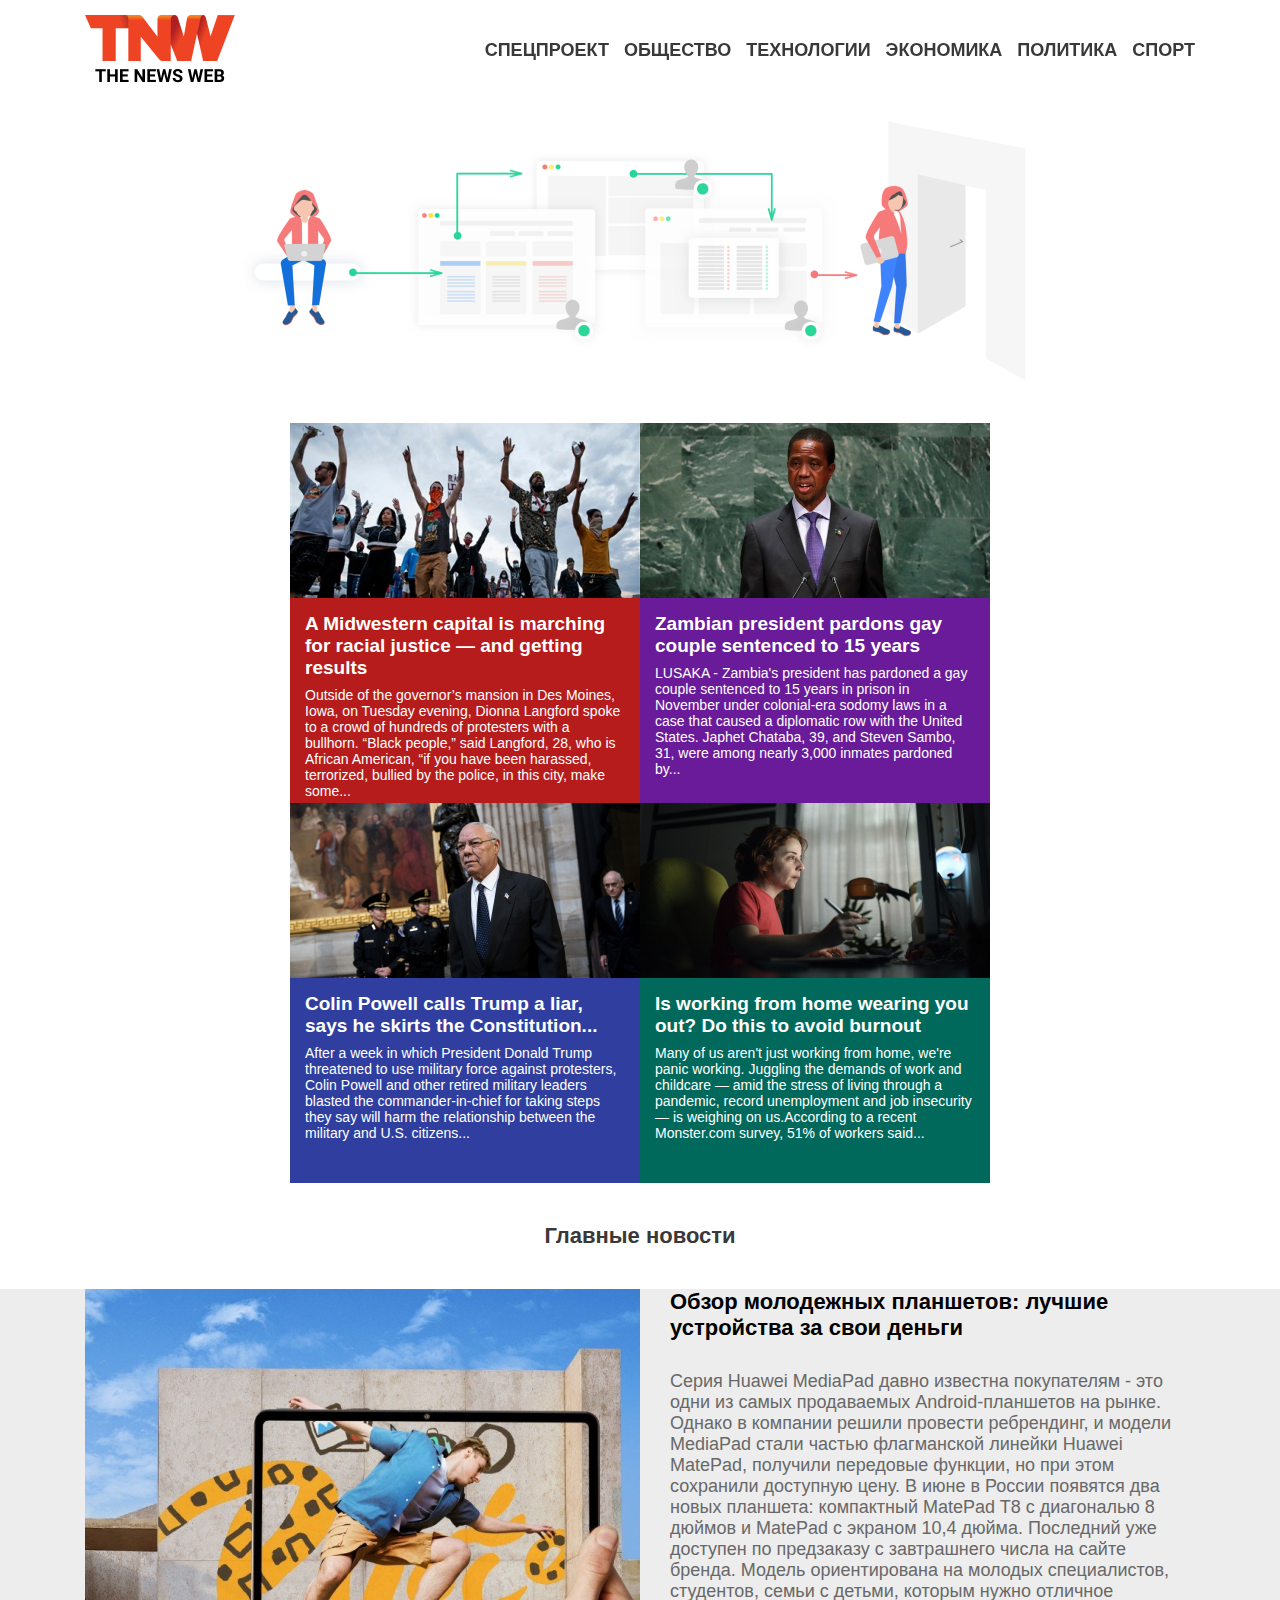
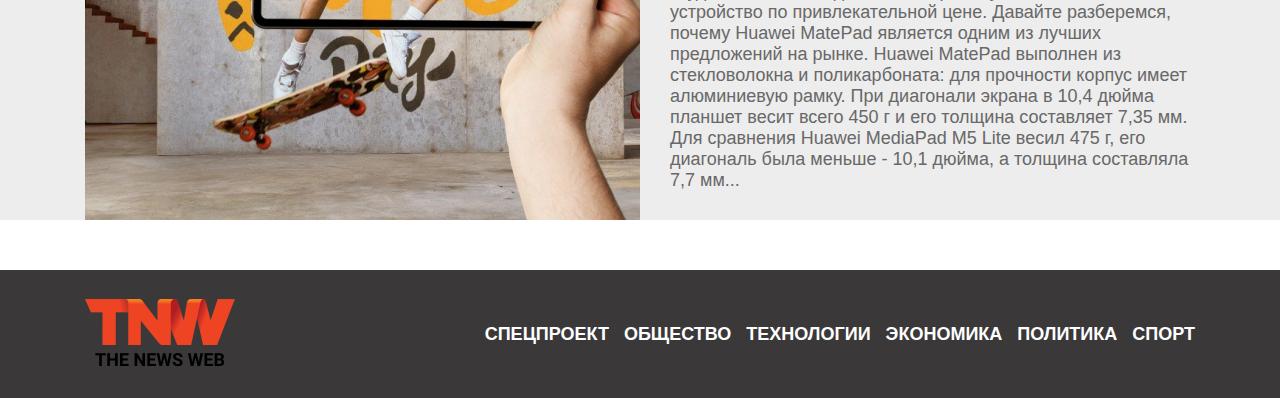
<file: Snews/index.html>
<!DOCTYPE html>
<html lang="en">
<head>
    <link rel="stylesheet" href="css/style.css">
    <meta charset="UTF-8">
    <meta http-equiv="X-UA-Compatible" content="IE=edge">
    <meta name="viewport" content="width=device-width, initial-scale=1.0">
    <title>Document</title>
</head>
<body>
    <!-- navbar start -->
    <div class="container" style="background: #ffffff; position: sticky; top: 0; backdrop-filter: blur(3px);">
        <div class="navbar">
            <img src="images/Лого.png" alt="">
            <ul>
                <li><a href="!#"></a>спецпроект</li>
                <li><a href="!#"></a>общество</li>
                <li><a href="!#"></a>технологии</li>
                <li><a href="!#"></a>экономика</li>
                <li><a href="!#"></a>политика</li>
                <li><a href="!#"></a>спорт</li>
            </ul>
            <a href="#!" class="navbar__nav--btn">
                <span></span>
                <span></span>
                <span></span>
            </a>
        </div>
    </div>
    <!-- navbar end-->

    <!-- header start-->
    <div class="container" style="background: #ffffff;">
        <div class="header">
            <img src="images/Illustration-of-an-exit-rate 1.png" alt="">
        </div>
    </div>
    <!-- header end-->

    <!-- content start -->
    <div class="container">
        <div class="content">
            <div class="column">
                <img src="images/200604-des-moines-protest-one-time-use-only-mn-1312_139dc822788de8a72ae75442d28a1af4 1.jpg" alt="">
                <div class="text red">
                    <div class="title">A Midwestern capital is marching for racial justice — and getting results</div>
                    <p>Outside of the governor’s mansion in Des Moines, Iowa, on Tuesday evening, Dionna Langford spoke to a crowd of hundreds of protesters with a bullhorn. “Black people,” said Langford, 28, who is African American, “if you have been harassed, terrorized, bullied by the police, in this city, make some...</p>
                </div>
            </div>
            <div class="column">
                <div class="text purple">
                    <div class="title">Zambian president pardons gay couple sentenced to 15 years</div>
                    <p>LUSAKA - Zambia's president has pardoned a gay couple sentenced to 15 years in prison in November under colonial-era sodomy laws in a case that caused a diplomatic row with the United States.
                        Japhet Chataba, 39, and Steven Sambo, 31, were among nearly 3,000 inmates pardoned by...</p>
                </div>
                <img src="images/191225-edgar-lungu-al-1024_2b9c928e251cd83d16e8263a2219e15a 1.jpg" alt="">
            </div>
            <div class="column">
                <img src="images/200607-colin-powell-cs-1037a_9ef2cf95356984970a68ea8b09e6df18 1.jpg" alt="">
                <div class="text blue">
                    <div class="title">Colin Powell calls Trump a liar, says he skirts the Constitution...</div>
                    <p>After a week in which President Donald Trump threatened to use military force against protesters, Colin Powell and other retired military leaders blasted the commander-in-chief for taking steps they say will harm the relationship between the military and U.S. citizens...</p>
                </div>
            </div>
            <div class="column">
                <div class="text green">
                    <div class="title">Is working from home wearing you out? Do this to avoid burnout</div>
                    <p>Many of us aren't just working from home, we're panic working. Juggling the demands of work and childcare — amid the stress of living through a pandemic, record unemployment and job insecurity— is weighing on us.According to a recent Monster.com survey, 51% of workers said...</p>
                </div>
                <img src="images/run-down-home-work-kb-main-200605_c8c488cc2ebd458bd652fd0d3d83d8c7 1.jpg" alt="">
            </div>
        </div>        
    </div>
    <div class="news">
        <p>Главные новости</p>
     </div>
     <div class="container" style="background: #EDEDED;">
        <div class="article">
            <img src="images/cq5dam.web.1280 1.jpg" alt="">
            <div class="paragraph">
               <div class="title bigger">Обзор молодежных планшетов: лучшие устройства за свои деньги</div>
               <p>Серия Huawei MediaPad давно известна покупателям - это одни из самых продаваемых Android-планшетов на рынке. Однако в компании решили провести ребрендинг, и модели MediaPad стали частью флагманской линейки Huawei MatePad, получили передовые функции, но при этом сохранили доступную цену.
                   В июне в России появятся два новых планшета: компактный MatePad T8 с диагональю 8 дюймов и MatePad с экраном 10,4 дюйма. Последний уже доступен по предзаказу с завтрашнего числа на сайте бренда. Модель ориентирована на молодых специалистов, студентов, семьи с детьми, которым нужно отличное устройство по привлекательной цене. Давайте разберемся, почему Huawei MatePad является одним из лучших предложений на рынке. Huawei MatePad выполнен из стекловолокна и поликарбоната: для прочности корпус имеет алюминиевую рамку. При диагонали экрана в 10,4 дюйма планшет весит всего 450 г и его толщина составляет 7,35 мм. Для сравнения Huawei MediaPad M5 Lite весил 475 г, его диагональ была меньше - 10,1 дюйма, а толщина составляла 7,7 мм...</p>
            </div>
       </div>
     </div>
    <!-- content end -->

    <!-- footer start -->
    <div class="container" style="background: #3A3838; margin-top: 50px">
        <div class="footer">
            <img src="images/Лого.png" alt="">
            <ul>
                <li><a href="!#"></a>спецпроект</li>
                <li><a href="!#"></a>общество</li>
                <li><a href="!#"></a>технологии</li>
                <li><a href="!#"></a>экономика</li>
                <li><a href="!#"></a>политика</li>
                <li><a href="!#"></a>спорт</li>
            </ul>
        </div>
    </div>
    <!-- footer end -->
</body>
</html>
</file>
<file: lesson-nike/css/main.css>
@import 'fonts.css';
*{
  margin: 0;
  padding: 0;
  box-sizing: border-box;
  font-family: 'roboto';
  font-weight: 400;
  text-decoration: none;
  list-style: none;
}
@import url('https://fonts.googleapis.com/css?family=Poppins:200,300,400,500,600,700,800,900&display=swap');
*{
    font-family: 'Poppins', sans-serif;
}
body {
    display: flex;
    flex-direction: column;
    justify-content: flex-end;
    min-height: 100vh;
}
/* navbar */
.navbar{
  width: 100%;
  min-height: 40px;
  background: #322E41;
}
.navbar__nav{
  width: 1110px;
  min-height: 40px;
  /* border: 1px solid red; */
  margin: auto;
  display: flex;
  justify-content: space-between;
  align-items: center;
}
.navbar__nav--logo img{
  width: 100px;
  padding: 10px 0;
}
.navbar__nav--list a{
  color: #ffffff;
  font-size: 16px;
  line-height: 19px;
  padding: 23px 14px;
  /* border: 1px solid green; */
  display: inline-flex;
}
.navbar__nav--list a:hover{
  background: #ffffff;
  color: #D47300;
}
.navbar__nav--list{
  display: flex;
}
/* header */
.header{
  width: 100%;
  height: 500px;
  background: url('../images/bg.jpg') no-repeat center center / cover;
  display: flex;
  flex-direction: column;
  align-items: center;
  justify-content: center;
  color: #ffffff;
}
.header h1{
  font-size: 50px;
  line-height: 52px;
  font-weight: 700;
  text-transform: uppercase;
}
.header p{
  font-size: 18px;
  line-height: 21px;
  margin-top: 15px;
}
.header span{
  font-weight: 700;
  text-transform: uppercase;
}
/* content */
.content{
  width: 100%;
  min-height: 200px;
  background: #EBEBEB;
  display: flex;
  justify-content: center;
  gap: 30px;
}
.content__info,
.content__items{
  width: 540px;
  min-height: 200px;
  /* border: 1px solid red; */
  transform: translateY(-40px);
}
.content__info{
  background: #ffffff;
  padding: 15px;
  border-radius: 6px;
}
.content__info img{
  width: 100%;
  height: 260px;
  object-fit: cover;
  display: flex;
  border-radius: 6px;
}
.content__info h3,
.item h3{
  color: #2C2A2A;
  font-size: 22px;
  line-height: 26px;
  font-weight: 700;
  margin: 20px 0 10px;
}
.content__info p,
.item p{
  color: #9B9B9B;
  line-height: 20px;
  font-size: 16px;
}
.item{
  width: 255px;
  min-height: 200px;
  background: #ffffff;
  border-radius: 6px;
  padding: 15px;
  display: flex;
  flex-direction: column;
  align-items: center;
}
.item img{
  width: 80px;
  height: 80px;
  border: 2px solid #B8B8B8;
  border-radius: 50%;
}
.item h3{
  line-height: 20px;
  margin: 12px 0;
}
.item p{
  line-height: 16px;
}
.content__items{
  display: flex;
  flex-wrap: wrap;
  justify-content: space-between;
  gap: 26px;
}
/* footer */

footer{
    position: relative;
    width: 100%;
    padding: 20px 50px;
    background: #3586ff;
    display: flex;
    justify-content: center;
    align-items: center;
    flex-direction: column;
    margin-top: 100px;
}
/* .social, */
.menu{
    position: relative;
    display: flex;
    justify-content: center;
    align-items: center;
    margin: 10px 0;
    flex-wrap: wrap;
}
.social {
  display: flex;
}

.social li,
.menu li{
    list-style: none;
}
.social li a {
    font-size: 15px;
    color: #fff;
    margin: 0 10px;
    display: inline-block;
    transition: 0.5s;
}
.menu li a {
    font-size: 1.2em;
    color: #fff;
    opacity: 0.75;
    margin: 0 15px;
    text-decoration: none;
    display: inline-block;
}
.menu li a:hover {
    opacity: 1;
}
footer p {
    color: #fff;
    text-align: center;
    margin-top: 15px;
    font-size: 1.1em;
}
</file>
<file: Logoisum/css/main.css>
@import'fonts.css';
*{
    padding: 0;
    margin: 0;
    box-sizing: border-box;
    text-decoration: none;
    list-style: none;
    font-weight: 400;
    font-family: 'Mulish';
}
/* navbar */
.navbar{
    width: 100%;
    height: 90px;
}
.navbar_0{
    width: 1146px;
    height: 90px;
    margin: auto;
    display: flex;
    align-items: flex-end;
    justify-content: flex-start;
}
.navdar__nav{
    width: 1070px;
    height: 60px;
    display: flex;
    justify-content: space-between;
    align-items: center;
}
.navbar__list{
    width: 327px;
    height: 32px;
    display: flex;
    gap: 50px;
}
.navbar__list li{
    display: inline-flex;
}
.navbar__list a{
    font-family: 'DMSans';
    font-weight: 700;
    font-size: 15px;
    line-height: 20px;
    letter-spacing: -0.47px;
    color: #696871;
}
.navbar__list a:hover{
    color: #19191B;
    border-bottom: 2px solid #5454D4;
}
.navbar__start{
    width: 210px;
    height: 100%;
    border-radius: 10px;
    padding: 19px 59px;
    background: #FF7143;
    font-size: 17px;
    line-height: 22px;
    font-family: 'DMSans';
    font-weight: 700;
    letter-spacing: -0.53px;
    color: #ffffff;
}
/* navbar end */

/* header */
.header{
    width: 1146px;
    min-height: 644px;
    margin: 100px auto;
    display: flex;
    justify-content: space-between;
    align-items: center;
}
.header__info{
    width: 459px;
    min-height: 461px;
}
.header__info h1{
    width: 100%;
    height: 231px;
    color: #19191B;
    font-family: 'DMSans';
    font-weight: 700;
    font-size: 80px;
    line-height: 77px;
    letter-spacing: -2.5px;
}
.header__info p,
.index p,
.metrics p{
    color: #696871;
    font-size: 20px;
    line-height: 30px;
    letter-spacing: -0.63px;
    padding-top: 30px;
    padding-bottom: 50px;
}
.header__info-start{
    width: 311px;
    height: 60px;
    display: flex;
    align-items: center;
}
.header__info-button{
    width: 210px;
    height: 100%;
    border-radius: 10px;
    padding: 19px 59px;
    background: #5454D4;
    font-size: 17px;
    line-height: 22px;
    font-family: 'DMSans';
    font-weight: 700;
    letter-spacing: -0.53px;
    color: #ffffff;
    margin-right: 40px;
}
/* header end */

/* logo */
.logo__box{
    width: 1146px;
    height: 48px;
    margin: auto;
    display: flex;
    justify-content: flex-start;
}
.logo{
    width: 1070px;
    height: 100%;
    display: flex;
    align-items: center;
    justify-content: space-between;
}
/* logo end */

/* content1 */
.content1__box{
    width: 1146px;
    min-height: 100px;
    margin: 0 auto;
    margin-top: 150px;
}
.content1{
    width: 1070px;
    height: 473px;
    display: flex;
    justify-content: space-between;
    align-items: center;
}
.index{
    width: 556px;
    min-height: 229px;
    display: flex;
    flex-direction: column;
    justify-content: space-between;
}
.index h2,
.metrics h2{
    color: #19191B;
    font-family: 'DMSans';
    font-weight: 700;
    font-size: 50px;
    line-height: 57px;
    letter-spacing: -1.56px;
}
.index p{
    width: 459px;
}
.index a,
.metrics a{
    color: #5454D4;
    font-family: 'DMSans';
    font-weight: 700;
    font-size: 17px;
    line-height: 22px;
    letter-spacing: -0.53px;
}
/* content1 end */

/* content2 */
.content2__box{
    width: 1146px;
    min-height: 100px;
    margin: 0 auto;
    margin-top: 83px;
    margin-bottom: 138px;
}
.content2{
    width: 963px;
    height: 474px;
    display: flex;
    justify-content: space-between;
}
.metrics{
    width: 551px;
    min-height: 199px;
    margin-top: 179px;
}
.metrics p{
    width: 459px;
}
/* content2 end */

/* content__info */
.content__info{
    width: 1070px;
    margin: 0 auto;
    min-height: 200px;
    display: flex;
    justify-content: space-between;
    align-items: center;
}
.info{
    width: 307px;
    height: 208px;
    display: flex;
    flex-direction: column;
    align-items: center;
}
.info img{
    width: 151px;
    height: 97px;
}
.info h3{
    color: #19191B;
    font-family: 'DMSans';
    font-weight: 700;
    font-size: 24px;
    line-height: 36px;
    letter-spacing: -0.75px;
    padding-top: 7px;
    padding-bottom: 20px;
}
.info p{
    color: #696871;
    font-size: 16px;
    line-height: 24px;
    letter-spacing: -0.5px;
    text-align: center;
}
/* content__info end */

/* pricing */
.pricing{
    width: 1111px;
    min-height: 695px;
    display: flex;
    flex-direction: column;
    justify-content: space-between;
    margin: 157px auto;
}
.pricing__head{
    width: 100%;
    height: 140px;
    display: flex;
    justify-content: space-between;
    align-items: center;
}
.pricing__head h1{
    color: #19191B;
    font-family: 'DMSans';
    font-weight: 700;
    font-size: 60px;
    line-height: 70px;
    letter-spacing: -1.88px;
    width: 523px;
}
.pricing__head-button{
    width: 344px;
    height: 65px;
    background: #F7F7FB;
    display: flex;
    justify-content: center;
    align-items: center;
    border-radius: 10px;
}
.pricing__head-button button{
    width: 160px;
    height: 55px;
    background: none;
    border: none;
    cursor: pointer;
    font-family: 'DMSans';
    font-weight: 700;
    font-size: 16px;
    line-height: 21px;
    letter-spacing: -0.5px;
}
.pricing__head-button button:hover{
    background: #5454D4;
    color: #ffffff;
    border-radius: 10px;
}
.pricing__cards{
    width: 100%;
    height: 441px;
    display: flex;
    justify-content: space-evenly;
}
.pricng__card{
    width: 330px;
    height: 100%;
    background: #f8f8f8;
    display: flex;
    flex-direction: column;
    justify-content: center;
    align-items: center;
    border-radius: 10px;
}
.pricng__card p,
.pricng__card li{
    font-family: 'DMSans';
    font-weight: 400;
    color: #696871;
    font-size: 18px;
    line-height: 28px;
    letter-spacing: -0.56px;
    text-align: center;
}
.pricng__card h3{
    font-family: 'DMSans';
    font-weight: 700;
    color: #1D293F;
    font-size: 60px;
    line-height: 56px;
    letter-spacing: -1.03px;
    margin-top: 22px;
    margin-bottom: 28px;
    height: 56px;
}
.pricng__card span{
    font-family: 'DMSans';
    font-weight: 700;
    font-size: 28px;
    line-height: 56px;
    letter-spacing: -1.03px;
}
.pricng__card li{
    letter-spacing: -0.53px;
    line-height: 50px;
}
.pricng__card ul{
    margin-bottom: 36px;
}
.pricng__card a{
    width: 285px;
    height: 60px;
    border-radius: 10px;
    background: #ffffff;
    border: 1px solid #EAE9F2;
    padding: 19px 42px;
    color: #5454D4;
    text-align: center;
    font-family: 'DMSans';
    font-weight: 700;
    font-size: 17px;
    line-height: 22px;
    letter-spacing: -0.53px;
}
.pricng__card:hover{
    background: #FF7143;
    box-shadow: 0px 32px 34px rgba(255, 112, 59, 0.317827);
    transform: scale(1.05);
    transition: 0.5s;
}
.pricng__card:hover p{
    color: #ffffff;
    opacity: 70%;
}
.pricng__card:hover h3{
    color: #ffffff;
}
.pricng__card:hover li{
    color: #ffffff;
}
.pricng__card:hover a{
    background: #9F3919;
    color: #ffffff;
    border: none;
}
/* pricing end */
</file>
<file: Snews/css/style.css>
@import 'fonts.css';
*{
    margin: 0;
    padding: 0;
    box-sizing: border-box;
    font-family: 'Roboto', sans-serif;
    font-weight: 400;
    text-decoration: none;
    list-style: none;
}



.container
{
    max-width: 1400px;
    display: flex;
    justify-content: center;
    align-items: center;
}



.navbar{
    max-width: 1110px;
    width: 90%;
    height: 100px;
    display: flex;
    justify-content: space-between;
    align-items: center;
    position: sticky;
    top: 0;
    backdrop-filter: blur(3px);
}
.navbar img{
    max-width: 150px;
    max-height: 71px;
}
.navbar ul{
    display: flex;
    gap: 15px;
    cursor: pointer;
}
.navbar li{
    text-transform: uppercase;
    font-family: 'Roboto', sans-serif;
    font-weight: 700;
    font-size: 18px;
    line-height: 21px;
    color: #3A3838;
}
.navbar li:hover{
    color: #EF4423;
}
.navbar__nav--btn{
    width: 30px;
    height: 30px;
    display: none;
    justify-content: center;
    align-items: center;
    flex-direction: column;
    gap: 4px;
  }
  .navbar__nav--btn span{
    width: 30px;
    height: 4px;
    border-radius: 4px;
    background: #EF4423;
  }


.header{
    display: flex;
    justify-content: center;
    margin: 15px 0;
    width: 90%;
}
.header img{
    max-width: 1110px;
    min-height: 272px;
}
.content{
    margin-top: 21px;
    display: flex;
    flex-wrap: wrap;
    justify-content: center;
}    
.column{
    display: flex;
    flex-direction: column;
}
.column img{
    width: 350px;
    height: 175px;
    background-size: cover;
}
.text{
    width: 350px;
    height: 205px;
    font-family: 'Roboto', sans-serif;
    color: #ffffff;
    display: flex;
    flex-direction: column;
    gap: 8px;
    padding: 15px;
}
.red{
    background: #B71C1C;
}
.purple{
    background: #6A1B9A;
}
.blue{
    background: #303F9F;
}
.green{
    background: #00695C;
}
.title{
    font-family: 'Roboto', sans-serif;
    font-weight: 700;
    font-size: 19px;
    line-height: 22px;
}
.text p{
    font-size: 14px;
    line-height: 16px;
}
.article{
    max-width: 1110px;
    width: 90%;
    min-height: 531px;
    display: flex;
    gap: 30px;
    text-align: left;
}
.news{
    display: flex;
    justify-content: center;
    margin: 40px auto;
}
.news p{
    font-family: 'Roboto', sans-serif;
    font-weight: 700;
    font-size: 22px;
    line-height: 26px;
    color: #3A3838;
}
.article img{
    max-width: 555px;
}
.bigger{
    font-size: 22px;
    line-height: 26px;
}
.article p{
    font-size: 18px;
    line-height: 21px;
    color: #686868;
}
.paragraph p{
    margin-top: 30px;
}


.footer{
    max-width: 1110px;
    width: 90%;
    min-height: 128px;
    display: flex;
    justify-content: space-between;
    align-items: center;
}
.footer img{
    max-width: 150px;
    height: 71px;
}
.footer ul{
    display: flex;
    gap: 15px;
}
.footer li{
    font-family: 'Roboto', sans-serif;
    font-weight: 700;
    font-size: 18px;
    line-height: 21px;
    color: #ffffff;
    text-transform: uppercase;
}
.footer li:hover{
    color: #EF4423;
    cursor: pointer;
}



@media (max-width: 1400px) {
    .content{
    max-width: 700px;
    }
    .text{
        order: 1;
    }
}
@media (max-width: 1200px) {
    .container{
        max-width: 1200px;
    }
    .navbar, .article, .footer{
        max-width: 951px;
    }
}
@media (max-width: 992px) {
    .container, .header img{
        max-width: 992px;
    }
    .navbar{
        display: flex;
        justify-content: center;
        flex-wrap: wrap;
        margin: 25px 0;
        gap: 20px;
    }
    .navbar, .article, .footer{
        max-width: 787px;
    }
    .article{
        flex-direction: column;
        text-align: center;
    }
    .article img{
        max-width: 787px;
    }
    .footer{
        flex-wrap: wrap;
        justify-content: center;
        padding: 50px 0;
        gap: 50px;
    }
    .footer img{
        order: 1;
    }
}
@media (max-width: 768px) {
    .container, .header img{
        max-width: 768px;
    }
    .navbar, .article, .footer{
        max-width: 609px;
    }
    .footer ul, .navbar ul{
        gap: 10px;
    }
    .navbar li, .footer li{
        font-size: 14px;
        line-height: 16px;
    }
}
@media (max-width: 576px) {
    .container, .header img{
        max-width: 576px;
    }
    .navbar, .article, .footer{
        max-width: 457px;
    }
    .navbar{
        flex-direction: row;
        justify-content: space-between;
        margin: 0;
        padding: 0;
    }
    .navbar img{
        max-width: 100px;
        max-height: 47px;
    }
    .navbar ul{
       display: none;
    }
    .footer ul{
        justify-content: center;
        flex-wrap: wrap;
        gap: 30px;
    }
    .navbar__nav--btn{
        display: inline-flex;
    }
}
@media (max-width: 480px) {
    .container, .header img{
        max-width: 480px;
    }
    .navbar, .article, .footer{
        max-width: 381px;
    }
    .footer{
        padding: 35px 0;
    }
}
@media (max-width: 320px) {
    .container, .header img{
        max-width: 320px;
    }
    .navbar, .article, .footer{
        max-width: 254px;
    }
    .footer{
        padding: 20px 0;
    }
}
</file>
